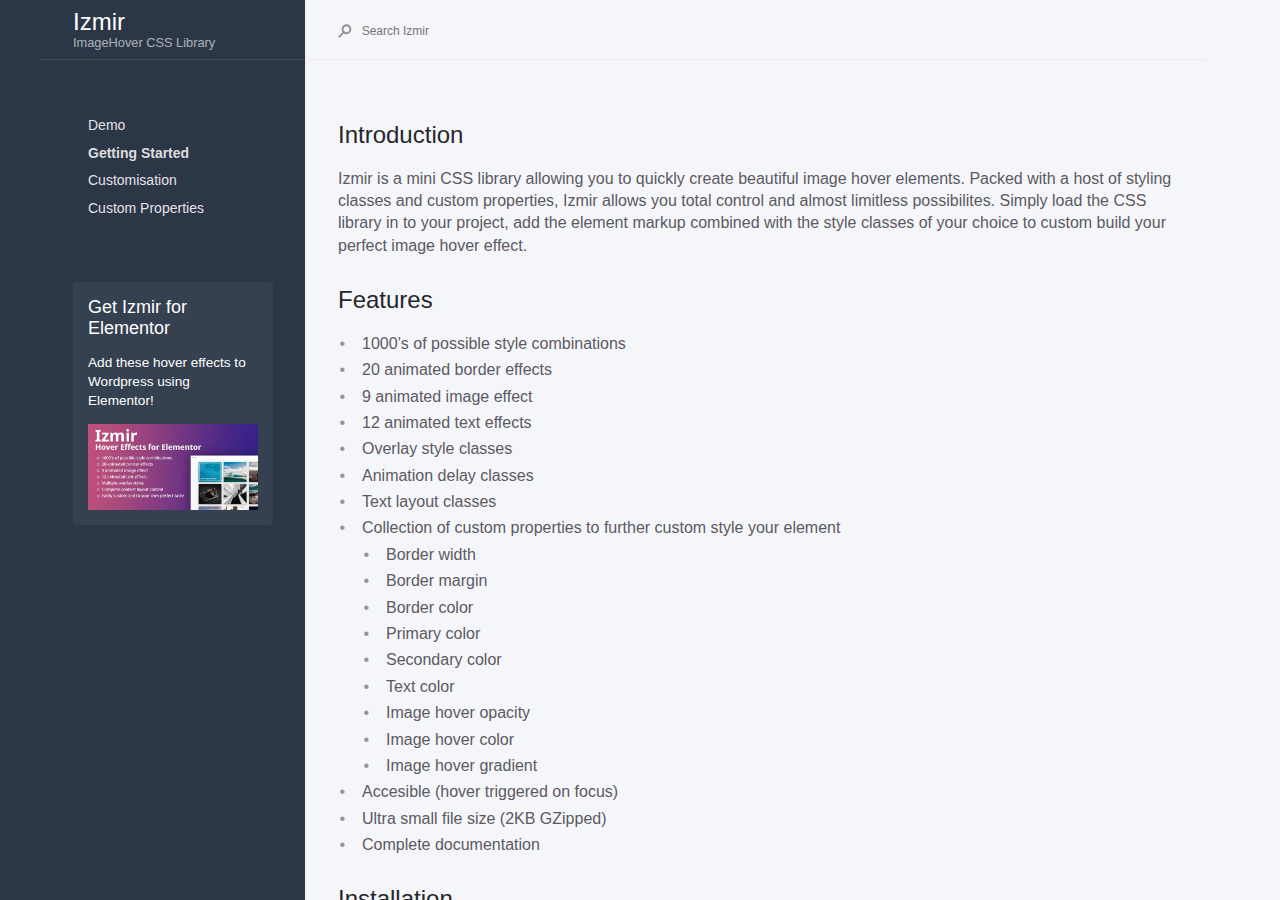
<file: css/docs/1A-getting-started.html>
<!DOCTYPE html>

<html lang="en-US">
<head>
    <meta charset="UTF-8">
    <meta http-equiv="X-UA-Compatible" content="IE=Edge">
    <meta name="viewport" content="width=device-width, initial-scale=1">
    
    <title>Getting Started - Izmir</title>
    
    <link rel="shortcut icon" href="favicon.ico" type="image/x-icon">
    <link rel="stylesheet" href="assets/css/just-the-docs.css">
    <link rel="stylesheet" href="assets/css/izmir.css">
    <link rel="stylesheet" href="assets/css/docs.css">
    <link rel="stylesheet" href="assets/css/fontawesome.min.css">
    <link rel="stylesheet" href="assets/css/fa-solid.min.css">
    
    <script src="assets/js/vendor/lunr.min.js"></script>
    <script src="assets/js/just-the-docs.js"></script>

    <!-- Begin Jekyll SEO tag v2.6.1 -->
<meta name="generator" content="Jekyll v3.8.6" />
<meta property="og:title" content="Getting Started" />
<meta property="og:locale" content="en_US" />
<meta name="description" content="ImageHover CSS Library" />
<meta property="og:description" content="ImageHover CSS Library" />
<link rel="canonical" href="1A-getting-started.html" />
<meta property="og:url" content="1A-getting-started.html" />
<meta property="og:site_name" content="Izmir" />
<script type="application/ld+json">
{"@type":"WebPage","headline":"Getting Started","url":"1A-getting-started.html","description":"ImageHover CSS Library","@context":"https://schema.org"}</script>
<!-- End Jekyll SEO tag -->

</head>


<body>

    <div class="page-wrap">
        <div class="side-bar">
            <a href="getting-started.html" class="site-title fs-6 lh-tight">Izmir<span>ImageHover CSS Library</span></a>
            <span class="fs-3"><button class="js-main-nav-trigger navigation-list-toggle btn btn-outline" type="button" data-text-toggle="Hide">Menu</button></span>
            <div class="navigation main-nav js-main-nav">
                <nav role="navigation" aria-label="Main navigation">
  <ul class="navigation-list">
    <li class="navigation-list-item">
      <a href="demo.html" class="navigation-list-link">Demo</a>
    </li>
    <li class="navigation-list-item active">
      <a href="1A-getting-started.html" class="navigation-list-link active">Getting Started</a>
    </li>
    <li class="navigation-list-item">
      <a href="2A-customisation.html" class="navigation-list-link">Customisation</a>
      <ul class="navigation-list-child-list ">
        <li class="navigation-list-item ">
          <a href="2B-border-animation.html" class="navigation-list-link">Border Animation</a>
        </li>
        <li class="navigation-list-item ">
          <a href="2C-image-animation.html" class="navigation-list-link">Image Animation</a>
        </li>
        <li class="navigation-list-item ">
          <a href="2D-text-animation.html" class="navigation-list-link">Text Animation</a>
        </li>
        <li class="navigation-list-item ">
          <a href="2E-overlay-style.html" class="navigation-list-link">Overlay Style</a>
        </li>
        <li class="navigation-list-item ">
          <a href="2G-caption-layout.html" class="navigation-list-link">Caption Layout</a>
        </li>
        <li class="navigation-list-item ">
          <a href="2F-animation-delay.html" class="navigation-list-link">Animation Delay</a>
        </li>
      </ul>
    </li>
    <li class="navigation-list-item">
      <a href="3A-custom-properties.html" class="navigation-list-link">Custom Properties</a>
    </li>
  </ul>
</nav>

                <div class="cc-izmir">
                    <a href="https://codecanyon.net/item/izmir-hover-effects-for-elementor/24704473">
                        <h3>Get Izmir for Elementor</h3>
                        <p>Add these hover effects to Wordpress using Elementor!</p>
                        <img src="assets/images/izmir-elementor.jpg" alt="Sample Image">
                    </a>
                </div>
            </div>
        </div>
        <div class="main-content-wrap js-main-content" tabindex="0">
            <div class="page-header">
                <div class="main-content">
                    
                    <div class="search js-search">
                        <div class="search-input-wrap">
                            <input type="text" class="js-search-input search-input" tabindex="0" placeholder="Search Izmir" aria-label="Search Izmir" autocomplete="off">
                            <svg width="14" height="14" viewBox="0 0 28 28" xmlns="http://www.w3.org/2000/svg" class="search-icon">
                                <title>Search</title>
                                <g fill-rule="nonzero">
                                    <path d="M17.332 20.735c-5.537 0-10-4.6-10-10.247 0-5.646 4.463-10.247 10-10.247 5.536 0 10 4.601 10 10.247s-4.464 10.247-10 10.247zm0-4c3.3 0 6-2.783 6-6.247 0-3.463-2.7-6.247-6-6.247s-6 2.784-6 6.247c0 3.464 2.7 6.247 6 6.247z" />
                                    <path d="M11.672 13.791L.192 25.271 3.02 28.1 14.5 16.62z" />
                                </g>
                            </svg>
                        </div>
                        <div class="js-search-results search-results-wrap"></div>
                    </div>
                    
                    
                </div>
            </div>
            <div class="main-content">
                
                
                
                <div id="main-content" class="page-content" role="main">
                    <h2 id="introduction">Introduction</h2>

<p>Izmir is a mini CSS library allowing you to quickly create beautiful image hover elements. Packed with a host of styling classes and custom properties, Izmir allows you total control and almost limitless possibilites. Simply load the CSS library in to your project, add the element markup combined with the style classes of your choice to custom build your perfect image hover effect.</p>

<h2 id="features">Features</h2>

<ul>
  <li>1000’s of possible style combinations</li>
  <li>20 animated border effects</li>
  <li>9 animated image effect</li>
  <li>12 animated text effects</li>
  <li>Overlay style classes</li>
  <li>Animation delay classes</li>
  <li>Text layout classes</li>
  <li>Collection of custom properties to further custom style your element
    <ul>
      <li>Border width</li>
      <li>Border margin</li>
      <li>Border color</li>
      <li>Primary color</li>
      <li>Secondary color</li>
      <li>Text color</li>
      <li>Image hover opacity</li>
      <li>Image hover color</li>
      <li>Image hover gradient</li>
    </ul>
  </li>
  <li>Accesible (hover triggered on focus)</li>
  <li>Ultra small file size (2KB GZipped)</li>
  <li>Complete documentation</li>
</ul>

<h2 id="installation">Installation</h2>

<ol>
  <li>Extract and copy the CSS files in the root of your download folder to your projects CSS folder.</li>
  <li>Include a link to the CSS your document’s <code class="highlighter-rouge">&lt;head&gt;</code> tags</li>
</ol>

<div class="language-html highlighter-rouge"><div class="highlight"><pre class="highlight"><code><span class="nt">&lt;link</span> <span class="na">rel=</span><span class="s">"stylesheet"</span> <span class="na">href=</span><span class="s">"css/izmir.min.css"</span><span class="nt">&gt;</span>
</code></pre></div></div>

<ol>
  <li>Use the following markup to create the most basic instance of an image hover element..</li>
</ol>

<div class="language-html highlighter-rouge"><div class="highlight"><pre class="highlight"><code><span class="nt">&lt;figure</span> <span class="na">class=</span><span class="s">"c4-izmir"</span><span class="nt">&gt;</span>
  <span class="nt">&lt;img</span> <span class="na">src=</span><span class="s">"https://source.unsplash.com/FaPxZ88yZrw/400x300"</span> <span class="na">alt=</span><span class="s">"Sample Image"</span><span class="nt">&gt;</span>
  <span class="nt">&lt;figcaption&gt;</span>
      <span class="nt">&lt;h3&gt;</span>
        Some sample text
      <span class="nt">&lt;/h3&gt;</span>
    <span class="nt">&lt;/div&gt;</span>
<span class="nt">&lt;/figure&gt;</span>
</code></pre></div></div>

<figure class="c4-izmir" style="max-width: 380px;">
	<img src="assets/images/image04.jpg" alt="Sample Image" />
	<figcaption>
		<h3>
			Some sample text
		</h3>
    </figcaption>
</figure>


                    
                </div>
            </div>
        </div>
    </div>

</body>

</html>
</file>
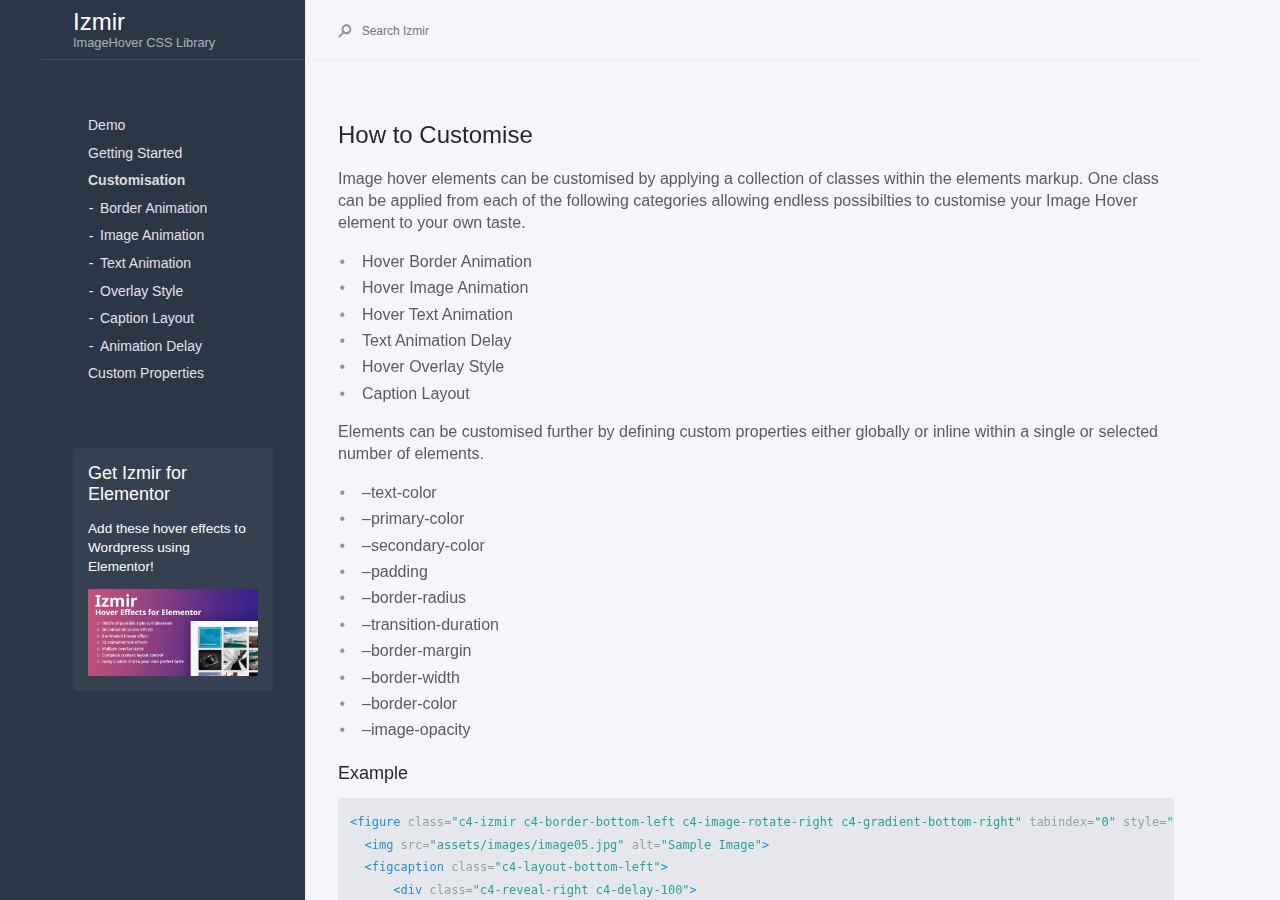
<file: css/docs/2A-customisation.html>
<!DOCTYPE html>

<html lang="en-US">
<head>
    <meta charset="UTF-8">
    <meta http-equiv="X-UA-Compatible" content="IE=Edge">
	<meta name="viewport" content="width=device-width, initial-scale=1">
    
    <title>Customisation - Izmir</title>
    
    <link rel="shortcut icon" href="favicon.ico" type="image/x-icon">
    <link rel="stylesheet" href="assets/css/just-the-docs.css">
    <link rel="stylesheet" href="assets/css/izmir.css">
    <link rel="stylesheet" href="assets/css/docs.css">
    <link rel="stylesheet" href="assets/css/fontawesome.min.css">
    <link rel="stylesheet" href="assets/css/fa-solid.min.css">
    
    <script src="assets/js/vendor/lunr.min.js"></script>
    <script src="assets/js/just-the-docs.js"></script>

    <!-- Begin Jekyll SEO tag v2.6.1 -->
<meta name="generator" content="Jekyll v3.8.6" />
<meta property="og:title" content="Customisation" />
<meta property="og:locale" content="en_US" />
<meta name="description" content="ImageHover CSS Library" />
<meta property="og:description" content="ImageHover CSS Library" />
<link rel="canonical" href="2A-customisation.html" />
<meta property="og:url" content="2A-customisation.html" />
<meta property="og:site_name" content="Izmir" />
<script type="application/ld+json">
{"@type":"WebPage","headline":"Customisation","url":"2A-customisation.html","description":"ImageHover CSS Library","@context":"https://schema.org"}</script>
<!-- End Jekyll SEO tag -->

</head>


<body>

    <div class="page-wrap">
        <div class="side-bar">
            <a href="getting-started.html" class="site-title fs-6 lh-tight">Izmir<span>ImageHover CSS Library</span></a>
            <span class="fs-3"><button class="js-main-nav-trigger navigation-list-toggle btn btn-outline" type="button" data-text-toggle="Hide">Menu</button></span>
            <div class="navigation main-nav js-main-nav">
                <nav role="navigation" aria-label="Main navigation">
  <ul class="navigation-list">
    <li class="navigation-list-item">
      <a href="demo.html" class="navigation-list-link">Demo</a>
    </li>
    <li class="navigation-list-item">
      <a href="1A-getting-started.html" class="navigation-list-link">Getting Started</a>
    </li>
    <li class="navigation-list-item active">
      <a href="2A-customisation.html" class="navigation-list-link active">Customisation</a>
      <ul class="navigation-list-child-list ">
        <li class="navigation-list-item ">
          <a href="2B-border-animation.html" class="navigation-list-link">Border Animation</a>
        </li>
        <li class="navigation-list-item ">
          <a href="2C-image-animation.html" class="navigation-list-link">Image Animation</a>
        </li>
        <li class="navigation-list-item ">
          <a href="2D-text-animation.html" class="navigation-list-link">Text Animation</a>
        </li>
        <li class="navigation-list-item ">
          <a href="2E-overlay-style.html" class="navigation-list-link">Overlay Style</a>
        </li>
        <li class="navigation-list-item ">
          <a href="2G-caption-layout.html" class="navigation-list-link">Caption Layout</a>
        </li>
        <li class="navigation-list-item ">
          <a href="2F-animation-delay.html" class="navigation-list-link">Animation Delay</a>
        </li>
      </ul>
    </li>
    <li class="navigation-list-item">
      <a href="3A-custom-properties.html" class="navigation-list-link">Custom Properties</a>
    </li>
  </ul>
</nav>

                <div class="cc-izmir">
                    <a href="https://codecanyon.net/item/izmir-hover-effects-for-elementor/24704473">
                        <h3>Get Izmir for Elementor</h3>
                        <p>Add these hover effects to Wordpress using Elementor!</p>
                        <img src="assets/images/izmir-elementor.jpg" alt="Sample Image">
                    </a>
                </div>
            </div>
        </div>
        <div class="main-content-wrap js-main-content" tabindex="0">
            <div class="page-header">
                <div class="main-content">
                    
                    <div class="search js-search">
                        <div class="search-input-wrap">
                            <input type="text" class="js-search-input search-input" tabindex="0" placeholder="Search Izmir" aria-label="Search Izmir" autocomplete="off">
                            <svg width="14" height="14" viewBox="0 0 28 28" xmlns="http://www.w3.org/2000/svg" class="search-icon">
                                <title>Search</title>
                                <g fill-rule="nonzero">
                                    <path d="M17.332 20.735c-5.537 0-10-4.6-10-10.247 0-5.646 4.463-10.247 10-10.247 5.536 0 10 4.601 10 10.247s-4.464 10.247-10 10.247zm0-4c3.3 0 6-2.783 6-6.247 0-3.463-2.7-6.247-6-6.247s-6 2.784-6 6.247c0 3.464 2.7 6.247 6 6.247z" />
                                    <path d="M11.672 13.791L.192 25.271 3.02 28.1 14.5 16.62z" />
                                </g>
                            </svg>
                        </div>
                        <div class="js-search-results search-results-wrap"></div>
                    </div>
                    
                    
                </div>
            </div>
            <div class="main-content">
                
                
                
                <div id="main-content" class="page-content" role="main">
                    <h2 id="how-to-customise">How to Customise</h2>
<p>Image hover elements can be customised by applying a collection of classes within the elements markup. One class can be applied from each of the following categories allowing endless possibilties to customise your Image Hover element to your own taste.</p>

<ul>
  <li>Hover Border Animation</li>
  <li>Hover Image Animation</li>
  <li>Hover Text Animation</li>
  <li>Text Animation Delay</li>
  <li>Hover Overlay Style</li>
  <li>Caption Layout</li>
</ul>

<p>Elements can be customised further by defining custom properties either globally or inline within a single or selected number of elements.</p>

<ul>
  <li>–text-color</li>
  <li>–primary-color</li>
  <li>–secondary-color</li>
  <li>–padding</li>
  <li>–border-radius</li>
  <li>–transition-duration</li>
  <li>–border-margin</li>
  <li>–border-width</li>
  <li>–border-color</li>
  <li>–image-opacity</li>
</ul>

<h3 id="example">Example</h3>

<div class="language-html highlighter-rouge"><div class="highlight"><pre class="highlight"><code><span class="nt">&lt;figure</span> <span class="na">class=</span><span class="s">"c4-izmir c4-border-bottom-left c4-image-rotate-right c4-gradient-bottom-right"</span> <span class="na">tabindex=</span><span class="s">"0"</span> <span class="na">style=</span><span class="s">"--primary-color: #f12711; --secondary-color: #f5af19; --image-opacity: .1;"</span><span class="nt">&gt;</span>
  <span class="nt">&lt;img</span> <span class="na">src=</span><span class="s">"assets/images/image05.jpg"</span> <span class="na">alt=</span><span class="s">"Sample Image"</span><span class="nt">&gt;</span>
  <span class="nt">&lt;figcaption</span> <span class="na">class=</span><span class="s">"c4-layout-bottom-left"</span><span class="nt">&gt;</span>
      <span class="nt">&lt;div</span> <span class="na">class=</span><span class="s">"c4-reveal-right c4-delay-100"</span><span class="nt">&gt;</span>
        <span class="nt">&lt;h3&gt;</span>
          Creative Control
        <span class="nt">&lt;/h3&gt;</span>
      <span class="nt">&lt;/div&gt;</span>
  <span class="nt">&lt;/figcaption&gt;</span>
<span class="nt">&lt;/figure&gt;</span>
</code></pre></div></div>

<div class="col-2">
  <figure class="c4-izmir c4-border-bottom-left c4-image-rotate-right c4-gradient-bottom-right" tabindex="0" style="--primary-color: #f12711; --secondary-color: #f5af19; --image-opacity: .1;">
    <img src="assets/images/image05.jpg" alt="Sample Image" />
    <figcaption class="c4-layout-bottom-left">
      <div class="c4-reveal-right c4-delay-100">
        <h3>
          Creative Control
        </h3>
      </div>
    </figcaption>
  </figure>
</div>


                    
                    <hr>
                    <h2 class="text-delta">Table of contents</h2>
                    
                    <ul>
                        
                        
                        
                        
                        
                        
                        
                        
                        
                        
                        <li>
                            <a href="2B-border-animation.html">Border Animation</a>
                        </li>
                        
                        
                        
                        <li>
                            <a href="2C-image-animation.html">Image Animation</a>
                        </li>
                        
                        
                        
                        
                        
                        <li>
                            <a href="2D-text-animation.html">Text Animation</a>
                        </li>
                        
                        
                        
                        
                        
                        <li>
                            <a href="2E-overlay-style.html">Overlay Style</a>
                        </li>
                        
                        
                        
                        
                        
                        <li>
                            <a href="2F-animation-delay.html">Animation Delay</a>
                        </li>
                        
                        
                        
                        <li>
                            <a href="2G-caption-layout.html">Caption Layout</a>
                        </li>
                        
                        
                    </ul>
                    
                </div>
            </div>
        </div>
    </div>

</body>

</html>
</file>
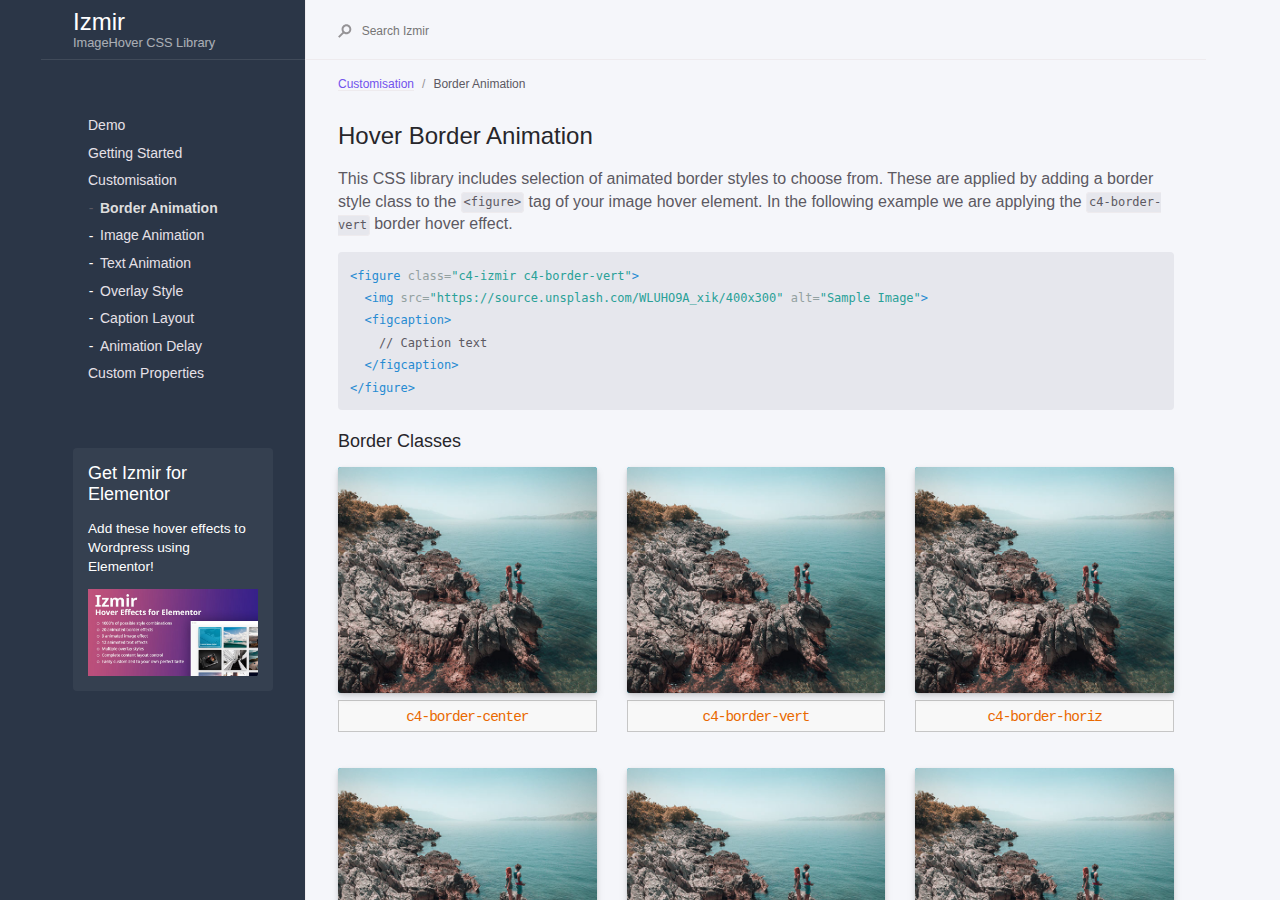
<file: css/docs/2B-border-animation.html>
<!DOCTYPE html>

<html lang="en-US">
<head>
    <meta charset="UTF-8">
    <meta http-equiv="X-UA-Compatible" content="IE=Edge">
    <meta name="viewport" content="width=device-width, initial-scale=1">
    
    <title>Border Animation - Izmir</title>
    
    <link rel="shortcut icon" href="favicon.ico" type="image/x-icon">
    <link rel="stylesheet" href="assets/css/just-the-docs.css">
    <link rel="stylesheet" href="assets/css/izmir.css">
    <link rel="stylesheet" href="assets/css/docs.css">
    <link rel="stylesheet" href="assets/css/fontawesome.min.css">
    <link rel="stylesheet" href="assets/css/fa-solid.min.css">
    
    <script src="assets/js/vendor/lunr.min.js"></script>
    <script src="assets/js/just-the-docs.js"></script>

    <!-- Begin Jekyll SEO tag v2.6.1 -->
<meta name="generator" content="Jekyll v3.8.6" />
<meta property="og:title" content="Border Animation" />
<meta property="og:locale" content="en_US" />
<meta name="description" content="ImageHover CSS Library" />
<meta property="og:description" content="ImageHover CSS Library" />
<link rel="canonical" href="2B-border-animation.html" />
<meta property="og:url" content="2B-border-animation.html" />
<meta property="og:site_name" content="Izmir" />
<script type="application/ld+json">
{"@type":"WebPage","headline":"Border Animation","url":"2B-border-animation.html","description":"ImageHover CSS Library","@context":"https://schema.org"}</script>
<!-- End Jekyll SEO tag -->

</head>


<body>

    <div class="page-wrap">
        <div class="side-bar">
            <a href="getting-started.html" class="site-title fs-6 lh-tight">Izmir<span>ImageHover CSS Library</span></a>
            <span class="fs-3"><button class="js-main-nav-trigger navigation-list-toggle btn btn-outline" type="button" data-text-toggle="Hide">Menu</button></span>
            <div class="navigation main-nav js-main-nav">
                <nav role="navigation" aria-label="Main navigation">
  <ul class="navigation-list">
    <li class="navigation-list-item">
      <a href="demo.html" class="navigation-list-link">Demo</a>
    </li>
    <li class="navigation-list-item">
      <a href="1A-getting-started.html" class="navigation-list-link">Getting Started</a>
    </li>
    <li class="navigation-list-item active">
      <a href="2A-customisation.html" class="navigation-list-link">Customisation</a>
      <ul class="navigation-list-child-list ">
        <li class="navigation-list-item  active">
          <a href="2B-border-animation.html" class="navigation-list-link active">Border Animation</a>
        </li>
        <li class="navigation-list-item ">
          <a href="2C-image-animation.html" class="navigation-list-link">Image Animation</a>
        </li>
        <li class="navigation-list-item ">
          <a href="2D-text-animation.html" class="navigation-list-link">Text Animation</a>
        </li>
        <li class="navigation-list-item ">
          <a href="2E-overlay-style.html" class="navigation-list-link">Overlay Style</a>
        </li>
        <li class="navigation-list-item ">
          <a href="2G-caption-layout.html" class="navigation-list-link">Caption Layout</a>
        </li>
        <li class="navigation-list-item ">
          <a href="2F-animation-delay.html" class="navigation-list-link">Animation Delay</a>
        </li>
      </ul>
    </li>
    <li class="navigation-list-item">
      <a href="3A-custom-properties.html" class="navigation-list-link">Custom Properties</a>
    </li>
  </ul>
</nav>

                <div class="cc-izmir">
                    <a href="https://codecanyon.net/item/izmir-hover-effects-for-elementor/24704473">
                        <h3>Get Izmir for Elementor</h3>
                        <p>Add these hover effects to Wordpress using Elementor!</p>
                        <img src="assets/images/izmir-elementor.jpg" alt="Sample Image">
                    </a>
                </div>
            </div>
        </div>
        <div class="main-content-wrap js-main-content" tabindex="0">
            <div class="page-header">
                <div class="main-content">
                    
                    <div class="search js-search">
                        <div class="search-input-wrap">
                            <input type="text" class="js-search-input search-input" tabindex="0" placeholder="Search Izmir" aria-label="Search Izmir" autocomplete="off">
                            <svg width="14" height="14" viewBox="0 0 28 28" xmlns="http://www.w3.org/2000/svg" class="search-icon">
                                <title>Search</title>
                                <g fill-rule="nonzero">
                                    <path d="M17.332 20.735c-5.537 0-10-4.6-10-10.247 0-5.646 4.463-10.247 10-10.247 5.536 0 10 4.601 10 10.247s-4.464 10.247-10 10.247zm0-4c3.3 0 6-2.783 6-6.247 0-3.463-2.7-6.247-6-6.247s-6 2.784-6 6.247c0 3.464 2.7 6.247 6 6.247z" />
                                    <path d="M11.672 13.791L.192 25.271 3.02 28.1 14.5 16.62z" />
                                </g>
                            </svg>
                        </div>
                        <div class="js-search-results search-results-wrap"></div>
                    </div>
                    
                    
                </div>
            </div>
            <div class="main-content">
                
                
                <nav class="breadcrumb-nav">
                    <ol class="breadcrumb-nav-list">
                        
                        <li class="breadcrumb-nav-list-item"><a href="2A-customisation.html">Customisation</a></li>
                        
                        <li class="breadcrumb-nav-list-item"><span>Border Animation</span></li>
                    </ol>
                </nav>
                
                
                <div id="main-content" class="page-content" role="main">
                    <h2 id="hover-border-animation">Hover Border Animation</h2>

<p>This CSS library includes selection of animated border styles to choose from. These are applied by adding a border style class to the <code class="highlighter-rouge">&lt;figure&gt;</code> tag of your image hover element. In the following example we are applying the <code class="highlighter-rouge">c4-border-vert</code> border hover effect.</p>

<div class="language-html highlighter-rouge"><div class="highlight"><pre class="highlight"><code><span class="nt">&lt;figure</span> <span class="na">class=</span><span class="s">"c4-izmir c4-border-vert"</span><span class="nt">&gt;</span>
  <span class="nt">&lt;img</span> <span class="na">src=</span><span class="s">"https://source.unsplash.com/WLUHO9A_xik/400x300"</span> <span class="na">alt=</span><span class="s">"Sample Image"</span><span class="nt">&gt;</span>
  <span class="nt">&lt;figcaption&gt;</span>
    // Caption text
  <span class="nt">&lt;/figcaption&gt;</span>
<span class="nt">&lt;/figure&gt;</span>
</code></pre></div></div>

<h3 id="border-classes">Border Classes</h3>

<div class="col-3">
  <div class="col-item">
    <figure class="c4-izmir c4-border-center" tabindex="0">
      <img src="assets/images/image03.jpg" alt="Sample Image" />
      <figcaption>
      </figcaption>
    </figure>
    <textarea onclick="this.focus();this.select()" readonly="readonly">c4-border-center</textarea>
  </div>
  <div class="col-item">
    <figure class="c4-izmir c4-border-vert" tabindex="0">
      <img src="assets/images/image03.jpg" alt="Sample Image" />
      <figcaption>
      </figcaption>
    </figure>
    <textarea onclick="this.focus();this.select()" readonly="readonly">c4-border-vert</textarea>
  </div>
  <div class="col-item">
    <figure class="c4-izmir c4-border-horiz" tabindex="0">
      <img src="assets/images/image03.jpg" alt="Sample Image" />
      <figcaption>
      </figcaption>
    </figure>
    <textarea onclick="this.focus();this.select()" readonly="readonly">c4-border-horiz</textarea>
  </div>
  <div class="col-item">
    <figure class="c4-izmir c4-border-top" tabindex="0">
      <img src="assets/images/image03.jpg" alt="Sample Image" />
      <figcaption>
      </figcaption>
    </figure>
    <textarea onclick="this.focus();this.select()" readonly="readonly">c4-border-top</textarea>
  </div>
  <div class="col-item">
    <figure class="c4-izmir c4-border-bottom" tabindex="0">
      <img src="assets/images/image03.jpg" alt="Sample Image" />
      <figcaption>
      </figcaption>
    </figure>
    <textarea onclick="this.focus();this.select()" readonly="readonly">c4-border-bottom</textarea>
  </div>
  <div class="col-item">
    <figure class="c4-izmir c4-border-left" tabindex="0">
      <img src="assets/images/image03.jpg" alt="Sample Image" />
      <figcaption>
      </figcaption>
    </figure>
    <textarea onclick="this.focus();this.select()" readonly="readonly">c4-border-left</textarea>
  </div>
  <div class="col-item">
    <figure class="c4-izmir c4-border-right" tabindex="0">
      <img src="assets/images/image03.jpg" alt="Sample Image" />
      <figcaption>
      </figcaption>
    </figure>
    <textarea onclick="this.focus();this.select()" readonly="readonly">c4-border-right</textarea>
  </div>
  <div class="col-item">
    <figure class="c4-izmir c4-border-top-left" tabindex="0">
      <img src="assets/images/image03.jpg" alt="Sample Image" />
      <figcaption>
      </figcaption>
    </figure>
    <textarea onclick="this.focus();this.select()" readonly="readonly">c4-border-top-left</textarea>
  </div>
  <div class="col-item">
    <figure class="c4-izmir c4-border-top-right" tabindex="0">
      <img src="assets/images/image03.jpg" alt="Sample Image" />
      <figcaption>
      </figcaption>
    </figure>
    <textarea onclick="this.focus();this.select()" readonly="readonly">c4-border-top-right</textarea>
  </div>
  <div class="col-item">
    <figure class="c4-izmir c4-border-bottom-left" tabindex="0">
      <img src="assets/images/image03.jpg" alt="Sample Image" />
      <figcaption>
      </figcaption>
    </figure>
    <textarea onclick="this.focus();this.select()" readonly="readonly">c4-border-bottom-left</textarea>
  </div>
  <div class="col-item">
    <figure class="c4-izmir c4-border-bottom-right" tabindex="0">
      <img src="assets/images/image03.jpg" alt="Sample Image" />
      <figcaption>
      </figcaption>
    </figure>
    <textarea onclick="this.focus();this.select()" readonly="readonly">c4-border-bottom-right</textarea>
  </div>
  <div class="col-item">
    <figure class="c4-izmir c4-border-corners-1" tabindex="0">
      <img src="assets/images/image03.jpg" alt="Sample Image" />
      <figcaption>
      </figcaption>
    </figure>
    <textarea onclick="this.focus();this.select()" readonly="readonly">c4-border-corners-1</textarea>
  </div>
  <div class="col-item">
    <figure class="c4-izmir c4-border-corners-2" tabindex="0">
      <img src="assets/images/image03.jpg" alt="Sample Image" />
      <figcaption>
      </figcaption>
    </figure>
    <textarea onclick="this.focus();this.select()" readonly="readonly">c4-border-corners-2</textarea>
  </div>
  <div class="col-item">
    <figure class="c4-izmir c4-border-cc-1" tabindex="0">
      <img src="assets/images/image03.jpg" alt="Sample Image" />
      <figcaption>
      </figcaption>
    </figure>
    <textarea onclick="this.focus();this.select()" readonly="readonly">c4-border-cc-1</textarea>
  </div>
  <div class="col-item">
    <figure class="c4-izmir c4-border-ccc-1" tabindex="0">
      <img src="assets/images/image03.jpg" alt="Sample Image" />
      <figcaption>
      </figcaption>
    </figure>
    <textarea onclick="this.focus();this.select()" readonly="readonly">c4-border-ccc-1</textarea>
  </div>
  <div class="col-item">
    <figure class="c4-izmir c4-border-cc-2" tabindex="0">
      <img src="assets/images/image03.jpg" alt="Sample Image" />
      <figcaption>
      </figcaption>
    </figure>
    <textarea onclick="this.focus();this.select()" readonly="readonly">c4-border-cc-2</textarea>
  </div>
  <div class="col-item">
    <figure class="c4-izmir c4-border-ccc-2" tabindex="0">
      <img src="assets/images/image03.jpg" alt="Sample Image" />
      <figcaption>
      </figcaption>
    </figure>
    <textarea onclick="this.focus();this.select()" readonly="readonly">c4-border-ccc-2</textarea>
  </div>
  <div class="col-item">
    <figure class="c4-izmir c4-border-cc-3" tabindex="0">
      <img src="assets/images/image03.jpg" alt="Sample Image" />
      <figcaption>
      </figcaption>
    </figure>
    <textarea onclick="this.focus();this.select()" readonly="readonly">c4-border-cc-3</textarea>
  </div>
  <div class="col-item">
    <figure class="c4-izmir c4-border-ccc-3" tabindex="0">
      <img src="assets/images/image03.jpg" alt="Sample Image" />
      <figcaption>
      </figcaption>
    </figure>
    <textarea onclick="this.focus();this.select()" readonly="readonly">c4-border-ccc-3</textarea>
  </div>
  <div class="col-item">
    <figure class="c4-izmir c4-border-fade" tabindex="0">
      <img src="assets/images/image03.jpg" alt="Sample Image" />
      <figcaption>
      </figcaption>
    </figure>
    <textarea onclick="this.focus();this.select()" readonly="readonly">c4-border-fade</textarea>
  </div>
</div>


                    
                </div>
            </div>
        </div>
    </div>

</body>

</html>
</file>
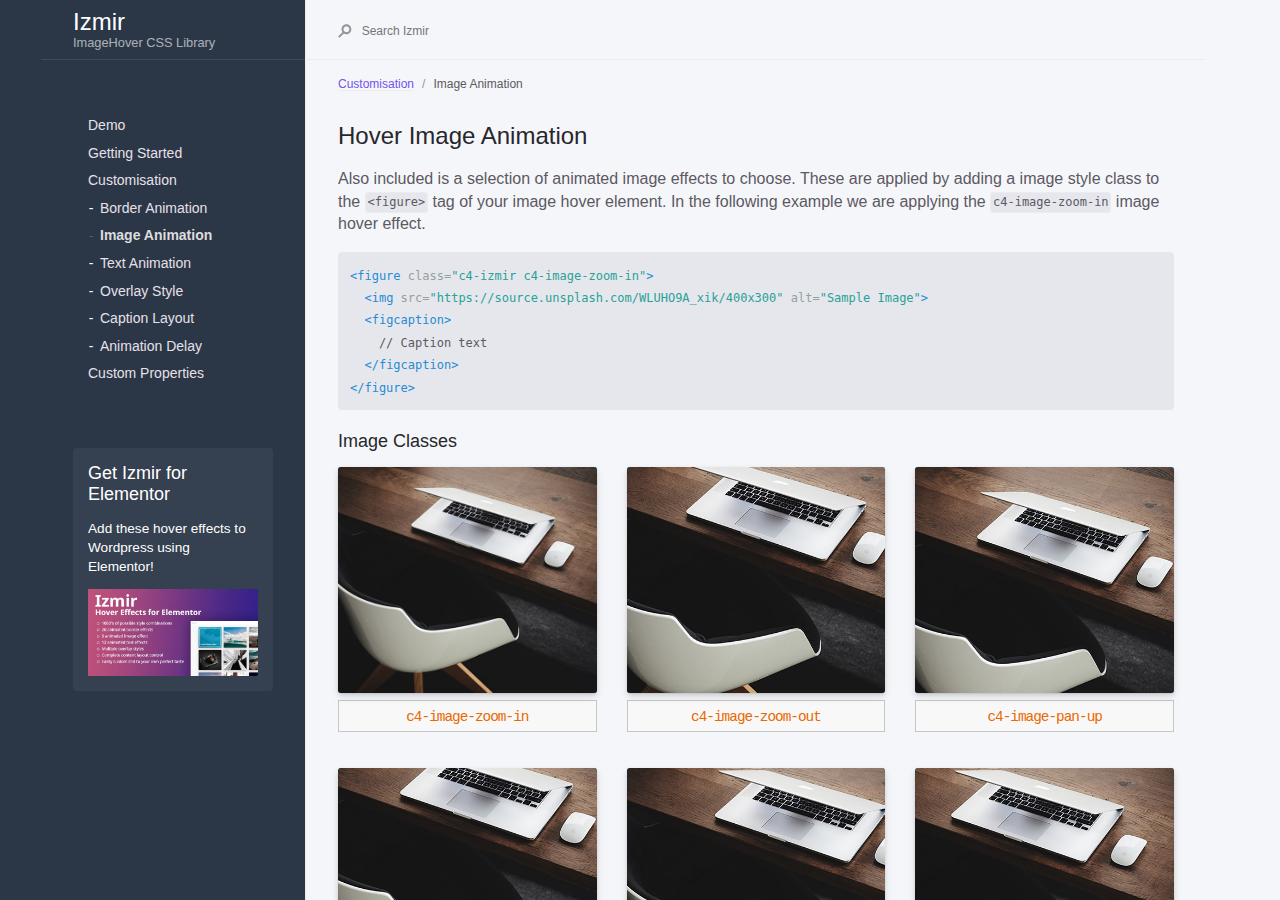
<file: css/docs/2C-image-animation.html>
<!DOCTYPE html>

<html lang="en-US">
<head>
    <meta charset="UTF-8">
    <meta http-equiv="X-UA-Compatible" content="IE=Edge">
    <meta name="viewport" content="width=device-width, initial-scale=1">
    
    <title>Image Animation - Izmir</title>
    
    <link rel="shortcut icon" href="favicon.ico" type="image/x-icon">
    <link rel="stylesheet" href="assets/css/just-the-docs.css">
    <link rel="stylesheet" href="assets/css/izmir.css">
    <link rel="stylesheet" href="assets/css/docs.css">
    <link rel="stylesheet" href="assets/css/fontawesome.min.css">
    <link rel="stylesheet" href="assets/css/fa-solid.min.css">
    
    <script src="assets/js/vendor/lunr.min.js"></script>
    <script src="assets/js/just-the-docs.js"></script>

    <!-- Begin Jekyll SEO tag v2.6.1 -->
<meta name="generator" content="Jekyll v3.8.6" />
<meta property="og:title" content="Image Animation" />
<meta property="og:locale" content="en_US" />
<meta name="description" content="ImageHover CSS Library" />
<meta property="og:description" content="ImageHover CSS Library" />
<link rel="canonical" href="2C-image-animation.html" />
<meta property="og:url" content="2C-image-animation.html" />
<meta property="og:site_name" content="Izmir" />
<script type="application/ld+json">
{"@type":"WebPage","headline":"Image Animation","url":"2C-image-animation.html","description":"ImageHover CSS Library","@context":"https://schema.org"}</script>
<!-- End Jekyll SEO tag -->

</head>


<body>

    <div class="page-wrap">
        <div class="side-bar">
            <a href="getting-started.html" class="site-title fs-6 lh-tight">Izmir<span>ImageHover CSS Library</span></a>
            <span class="fs-3"><button class="js-main-nav-trigger navigation-list-toggle btn btn-outline" type="button" data-text-toggle="Hide">Menu</button></span>
            <div class="navigation main-nav js-main-nav">
                <nav role="navigation" aria-label="Main navigation">
  <ul class="navigation-list">
    <li class="navigation-list-item">
      <a href="demo.html" class="navigation-list-link">Demo</a>
    </li>
    <li class="navigation-list-item">
      <a href="1A-getting-started.html" class="navigation-list-link">Getting Started</a>
    </li>
    <li class="navigation-list-item active">
      <a href="2A-customisation.html" class="navigation-list-link">Customisation</a>
      <ul class="navigation-list-child-list ">
        <li class="navigation-list-item ">
          <a href="2B-border-animation.html" class="navigation-list-link">Border Animation</a>
        </li>
        <li class="navigation-list-item  active">
          <a href="2C-image-animation.html" class="navigation-list-link active">Image Animation</a>
        </li>
        <li class="navigation-list-item ">
          <a href="2D-text-animation.html" class="navigation-list-link">Text Animation</a>
        </li>
        <li class="navigation-list-item ">
          <a href="2E-overlay-style.html" class="navigation-list-link">Overlay Style</a>
        </li>
        <li class="navigation-list-item ">
          <a href="2G-caption-layout.html" class="navigation-list-link">Caption Layout</a>
        </li>
        <li class="navigation-list-item ">
          <a href="2F-animation-delay.html" class="navigation-list-link">Animation Delay</a>
        </li>
      </ul>
    </li>
    <li class="navigation-list-item">
      <a href="3A-custom-properties.html" class="navigation-list-link">Custom Properties</a>
    </li>
  </ul>
</nav>

                <div class="cc-izmir">
                    <a href="https://codecanyon.net/item/izmir-hover-effects-for-elementor/24704473">
                        <h3>Get Izmir for Elementor</h3>
                        <p>Add these hover effects to Wordpress using Elementor!</p>
                        <img src="assets/images/izmir-elementor.jpg" alt="Sample Image">
                    </a>
                </div>
            </div>
        </div>
        <div class="main-content-wrap js-main-content" tabindex="0">
            <div class="page-header">
                <div class="main-content">
                    
                    <div class="search js-search">
                        <div class="search-input-wrap">
                            <input type="text" class="js-search-input search-input" tabindex="0" placeholder="Search Izmir" aria-label="Search Izmir" autocomplete="off">
                            <svg width="14" height="14" viewBox="0 0 28 28" xmlns="http://www.w3.org/2000/svg" class="search-icon">
                                <title>Search</title>
                                <g fill-rule="nonzero">
                                    <path d="M17.332 20.735c-5.537 0-10-4.6-10-10.247 0-5.646 4.463-10.247 10-10.247 5.536 0 10 4.601 10 10.247s-4.464 10.247-10 10.247zm0-4c3.3 0 6-2.783 6-6.247 0-3.463-2.7-6.247-6-6.247s-6 2.784-6 6.247c0 3.464 2.7 6.247 6 6.247z" />
                                    <path d="M11.672 13.791L.192 25.271 3.02 28.1 14.5 16.62z" />
                                </g>
                            </svg>
                        </div>
                        <div class="js-search-results search-results-wrap"></div>
                    </div>
                    
                    
                </div>
            </div>
            <div class="main-content">
                
                
                <nav class="breadcrumb-nav">
                    <ol class="breadcrumb-nav-list">
                        
                        <li class="breadcrumb-nav-list-item"><a href="2A-customisation.html">Customisation</a></li>
                        
                        <li class="breadcrumb-nav-list-item"><span>Image Animation</span></li>
                    </ol>
                </nav>
                
                
                <div id="main-content" class="page-content" role="main">
                    <h2 id="hover-image-animation">Hover Image Animation</h2>
<p>Also included is a selection of animated image effects to choose. These are applied by adding a image style class to the <code class="highlighter-rouge">&lt;figure&gt;</code> tag of your image hover element. In the following example we are applying the <code class="highlighter-rouge">c4-image-zoom-in</code> image hover effect.</p>

<div class="language-html highlighter-rouge"><div class="highlight"><pre class="highlight"><code><span class="nt">&lt;figure</span> <span class="na">class=</span><span class="s">"c4-izmir c4-image-zoom-in"</span><span class="nt">&gt;</span>
  <span class="nt">&lt;img</span> <span class="na">src=</span><span class="s">"https://source.unsplash.com/WLUHO9A_xik/400x300"</span> <span class="na">alt=</span><span class="s">"Sample Image"</span><span class="nt">&gt;</span>
  <span class="nt">&lt;figcaption&gt;</span>
    // Caption text
  <span class="nt">&lt;/figcaption&gt;</span>
<span class="nt">&lt;/figure&gt;</span>
</code></pre></div></div>

<h3 id="image-classes">Image Classes</h3>

<div class="col-3">
  <div class="col-item">
    <figure class="c4-izmir c4-image-zoom-in" tabindex="0">
      <img src="assets/images/image11.jpg" alt="Sample Image" />
      <figcaption>
      </figcaption>
    </figure>
    <textarea onclick="this.focus();this.select()" readonly="readonly">c4-image-zoom-in</textarea>
  </div>
  <div class="col-item">
    <figure class="c4-izmir c4-image-zoom-out" tabindex="0">
      <img src="assets/images/image11.jpg" alt="Sample Image" />
      <figcaption>
      </figcaption>
    </figure>
    <textarea onclick="this.focus();this.select()" readonly="readonly">c4-image-zoom-out</textarea>
  </div>
  <div class="col-item">
    <figure class="c4-izmir c4-image-pan-up" tabindex="0">
      <img src="assets/images/image11.jpg" alt="Sample Image" />
      <figcaption>
      </figcaption>
    </figure>
    <textarea onclick="this.focus();this.select()" readonly="readonly">c4-image-pan-up</textarea>
  </div>
  <div class="col-item">
    <figure class="c4-izmir c4-image-pan-down" tabindex="0">
      <img src="assets/images/image11.jpg" alt="Sample Image" />
      <figcaption>
      </figcaption>
    </figure>
    <textarea onclick="this.focus();this.select()" readonly="readonly">c4-image-pan-down</textarea>
  </div>
  <div class="col-item">
    <figure class="c4-izmir c4-image-pan-left" tabindex="0">
      <img src="assets/images/image11.jpg" alt="Sample Image" />
      <figcaption>
      </figcaption>
    </figure>
    <textarea onclick="this.focus();this.select()" readonly="readonly">c4-image-pan-left</textarea>
  </div>
  <div class="col-item">
    <figure class="c4-izmir c4-image-pan-right" tabindex="0">
      <img src="assets/images/image11.jpg" alt="Sample Image" />
      <figcaption>
      </figcaption>
    </figure>
    <textarea onclick="this.focus();this.select()" readonly="readonly">c4-image-pan-right</textarea>
  </div>
  <div class="col-item">
    <figure class="c4-izmir c4-image-rotate-left" tabindex="0">
      <img src="assets/images/image11.jpg" alt="Sample Image" />
      <figcaption>
      </figcaption>
    </figure>
    <textarea onclick="this.focus();this.select()" readonly="readonly">c4-image-rotate-left</textarea>
  </div>
  <div class="col-item">
    <figure class="c4-izmir c4-image-rotate-right" tabindex="0">
      <img src="assets/images/image11.jpg" alt="Sample Image" />
      <figcaption>
      </figcaption>
    </figure>
    <textarea onclick="this.focus();this.select()" readonly="readonly">c4-image-rotate-right</textarea>
  </div>
  <div class="col-item">
    <figure class="c4-izmir c4-image-blur" tabindex="0">
      <img src="assets/images/image11.jpg" alt="Sample Image" />
      <figcaption>
      </figcaption>
    </figure>
    <textarea onclick="this.focus();this.select()" readonly="readonly">c4-image-blur</textarea>
  </div>
</div>


                    
                </div>
            </div>
        </div>
    </div>

</body>

</html>
</file>
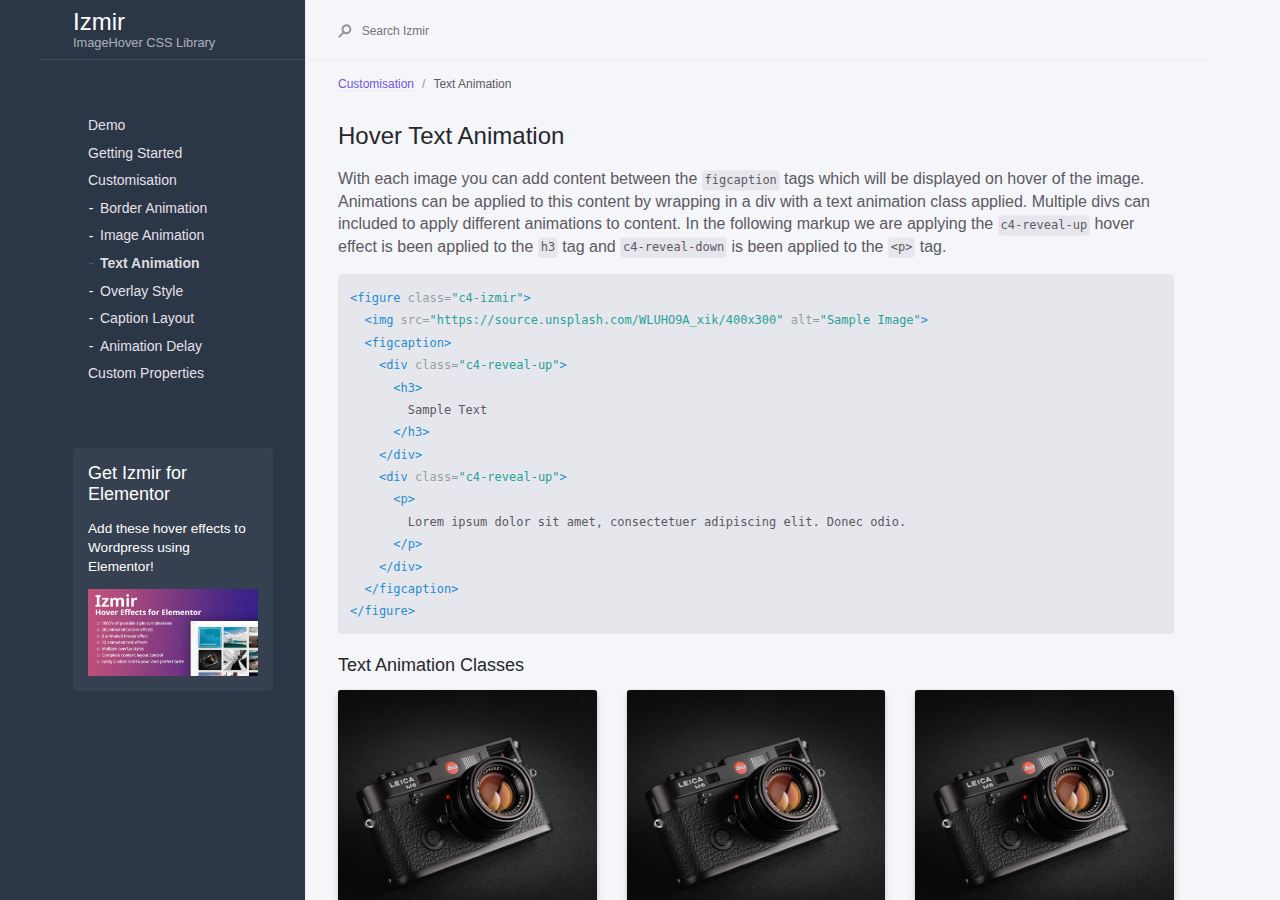
<file: css/docs/2D-text-animation.html>
<!DOCTYPE html>

<html lang="en-US">
<head>
    <meta charset="UTF-8">
    <meta http-equiv="X-UA-Compatible" content="IE=Edge">
    <meta name="viewport" content="width=device-width, initial-scale=1">
    
    <title>Text Animation - Izmir</title>
    
    <link rel="shortcut icon" href="favicon.ico" type="image/x-icon">
    <link rel="stylesheet" href="assets/css/just-the-docs.css">
    <link rel="stylesheet" href="assets/css/izmir.css">
    <link rel="stylesheet" href="assets/css/docs.css">
    <link rel="stylesheet" href="assets/css/fontawesome.min.css">
    <link rel="stylesheet" href="assets/css/fa-solid.min.css">
    
    <script src="assets/js/vendor/lunr.min.js"></script>
    <script src="assets/js/just-the-docs.js"></script>

    <!-- Begin Jekyll SEO tag v2.6.1 -->
<meta name="generator" content="Jekyll v3.8.6" />
<meta property="og:title" content="Text Animation" />
<meta property="og:locale" content="en_US" />
<meta name="description" content="ImageHover CSS Library" />
<meta property="og:description" content="ImageHover CSS Library" />
<link rel="canonical" href="2D-text-animation.html" />
<meta property="og:url" content="2D-text-animation.html" />
<meta property="og:site_name" content="Izmir" />
<script type="application/ld+json">
{"@type":"WebPage","headline":"Text Animation","url":"2D-text-animation.html","description":"ImageHover CSS Library","@context":"https://schema.org"}</script>
<!-- End Jekyll SEO tag -->

</head>


<body>

    <div class="page-wrap">
        <div class="side-bar">
            <a href="getting-started.html" class="site-title fs-6 lh-tight">Izmir<span>ImageHover CSS Library</span></a>
            <span class="fs-3"><button class="js-main-nav-trigger navigation-list-toggle btn btn-outline" type="button" data-text-toggle="Hide">Menu</button></span>
            <div class="navigation main-nav js-main-nav">
                <nav role="navigation" aria-label="Main navigation">
  <ul class="navigation-list">
    <li class="navigation-list-item">
      <a href="demo.html" class="navigation-list-link">Demo</a>
    </li>
    <li class="navigation-list-item">
      <a href="1A-getting-started.html" class="navigation-list-link">Getting Started</a>
    </li>
    <li class="navigation-list-item active">
      <a href="2A-customisation.html" class="navigation-list-link">Customisation</a>
      <ul class="navigation-list-child-list ">
        <li class="navigation-list-item ">
          <a href="2B-border-animation.html" class="navigation-list-link">Border Animation</a>
        </li>
        <li class="navigation-list-item ">
          <a href="2C-image-animation.html" class="navigation-list-link">Image Animation</a>
        </li>
        <li class="navigation-list-item  active">
          <a href="2D-text-animation.html" class="navigation-list-link active">Text Animation</a>
        </li>
        <li class="navigation-list-item ">
          <a href="2E-overlay-style.html" class="navigation-list-link">Overlay Style</a>
        </li>
        <li class="navigation-list-item ">
          <a href="2G-caption-layout.html" class="navigation-list-link">Caption Layout</a>
        </li>
        <li class="navigation-list-item ">
          <a href="2F-animation-delay.html" class="navigation-list-link">Animation Delay</a>
        </li>
      </ul>
    </li>
    <li class="navigation-list-item">
      <a href="3A-custom-properties.html" class="navigation-list-link">Custom Properties</a>
    </li>
  </ul>
</nav>

                <div class="cc-izmir">
                    <a href="https://codecanyon.net/item/izmir-hover-effects-for-elementor/24704473">
                        <h3>Get Izmir for Elementor</h3>
                        <p>Add these hover effects to Wordpress using Elementor!</p>
                        <img src="assets/images/izmir-elementor.jpg" alt="Sample Image">
                    </a>
                </div>
            </div>
        </div>
        <div class="main-content-wrap js-main-content" tabindex="0">
            <div class="page-header">
                <div class="main-content">
                    
                    <div class="search js-search">
                        <div class="search-input-wrap">
                            <input type="text" class="js-search-input search-input" tabindex="0" placeholder="Search Izmir" aria-label="Search Izmir" autocomplete="off">
                            <svg width="14" height="14" viewBox="0 0 28 28" xmlns="http://www.w3.org/2000/svg" class="search-icon">
                                <title>Search</title>
                                <g fill-rule="nonzero">
                                    <path d="M17.332 20.735c-5.537 0-10-4.6-10-10.247 0-5.646 4.463-10.247 10-10.247 5.536 0 10 4.601 10 10.247s-4.464 10.247-10 10.247zm0-4c3.3 0 6-2.783 6-6.247 0-3.463-2.7-6.247-6-6.247s-6 2.784-6 6.247c0 3.464 2.7 6.247 6 6.247z" />
                                    <path d="M11.672 13.791L.192 25.271 3.02 28.1 14.5 16.62z" />
                                </g>
                            </svg>
                        </div>
                        <div class="js-search-results search-results-wrap"></div>
                    </div>
                    
                    
                </div>
            </div>
            <div class="main-content">
                
                
                <nav class="breadcrumb-nav">
                    <ol class="breadcrumb-nav-list">
                        
                        <li class="breadcrumb-nav-list-item"><a href="2A-customisation.html">Customisation</a></li>
                        
                        <li class="breadcrumb-nav-list-item"><span>Text Animation</span></li>
                    </ol>
                </nav>
                
                
                <div id="main-content" class="page-content" role="main">
                    <h2 id="hover-text-animation">Hover Text Animation</h2>
<p>With each image you can add content between the <code class="highlighter-rouge">figcaption</code> tags which will be displayed on hover of the image. Animations can be applied to this content by wrapping in a div with a text animation class applied. Multiple divs can included to apply different animations to content. In the following markup we are applying the <code class="highlighter-rouge">c4-reveal-up</code> hover effect is been applied to the <code class="highlighter-rouge">h3</code> tag and <code class="highlighter-rouge">c4-reveal-down</code> is been applied to the <code class="highlighter-rouge">&lt;p&gt;</code> tag.</p>

<div class="language-html highlighter-rouge"><div class="highlight"><pre class="highlight"><code><span class="nt">&lt;figure</span> <span class="na">class=</span><span class="s">"c4-izmir"</span><span class="nt">&gt;</span>
  <span class="nt">&lt;img</span> <span class="na">src=</span><span class="s">"https://source.unsplash.com/WLUHO9A_xik/400x300"</span> <span class="na">alt=</span><span class="s">"Sample Image"</span><span class="nt">&gt;</span>
  <span class="nt">&lt;figcaption&gt;</span>
    <span class="nt">&lt;div</span> <span class="na">class=</span><span class="s">"c4-reveal-up"</span><span class="nt">&gt;</span>
      <span class="nt">&lt;h3&gt;</span>
        Sample Text
      <span class="nt">&lt;/h3&gt;</span>
    <span class="nt">&lt;/div&gt;</span>
    <span class="nt">&lt;div</span> <span class="na">class=</span><span class="s">"c4-reveal-up"</span><span class="nt">&gt;</span>
      <span class="nt">&lt;p&gt;</span>
        Lorem ipsum dolor sit amet, consectetuer adipiscing elit. Donec odio.
      <span class="nt">&lt;/p&gt;</span>
    <span class="nt">&lt;/div&gt;</span>
  <span class="nt">&lt;/figcaption&gt;</span>
<span class="nt">&lt;/figure&gt;</span>
</code></pre></div></div>

<h3 id="text-animation-classes">Text Animation Classes</h3>

<div class="col-3">
  <div class="col-item">
    <figure class="c4-izmir" tabindex="0">
      <img src="assets/images/image13.jpg" alt="Sample Image" />
      <figcaption>
        <div class="c4-reveal-up">
          <h3>
            Sample Text
          </h3>
        </div>
      </figcaption>
    </figure>
    <textarea onclick="this.focus();this.select()" readonly="readonly">c4-reveal-up</textarea>
  </div>
  <div class="col-item">
    <figure class="c4-izmir" tabindex="0">
      <img src="assets/images/image13.jpg" alt="Sample Image" />
      <figcaption>
        <div class="c4-reveal-down">
          <h3>
            Sample Text
          </h3>
        </div>
      </figcaption>
    </figure>
    <textarea onclick="this.focus();this.select()" readonly="readonly">c4-reveal-down</textarea>
  </div>
  <div class="col-item">
    <figure class="c4-izmir" tabindex="0">
      <img src="assets/images/image13.jpg" alt="Sample Image" />
      <figcaption>
        <div class="c4-reveal-left">
          <h3>
            Sample Text
          </h3>
        </div>
      </figcaption>
    </figure>
    <textarea onclick="this.focus();this.select()" readonly="readonly">c4-reveal-left</textarea>
  </div>
  <div class="col-item">
    <figure class="c4-izmir" tabindex="0">
      <img src="assets/images/image13.jpg" alt="Sample Image" />
      <figcaption>
        <div class="c4-reveal-right">
          <h3>
            Sample Text
          </h3>
        </div>
      </figcaption>
    </figure>
    <textarea onclick="this.focus();this.select()" readonly="readonly">c4-reveal-right</textarea>
  </div>
  <div class="col-item">
    <figure class="c4-izmir" tabindex="0">
      <img src="assets/images/image13.jpg" alt="Sample Image" />
      <figcaption>
        <div class="c4-fade-up">
          <h3>
            Sample Text
          </h3>
        </div>
      </figcaption>
    </figure>
    <textarea onclick="this.focus();this.select()" readonly="readonly">c4-fade-up</textarea>
  </div>
  <div class="col-item">
    <figure class="c4-izmir" tabindex="0">
      <img src="assets/images/image13.jpg" alt="Sample Image" />
      <figcaption>
        <div class="c4-fade-down">
          <h3>
            Sample Text
          </h3>
        </div>
      </figcaption>
    </figure>
    <textarea onclick="this.focus();this.select()" readonly="readonly">c4-fade-down</textarea>
  </div>
  <div class="col-item">
    <figure class="c4-izmir" tabindex="0">
      <img src="assets/images/image13.jpg" alt="Sample Image" />
      <figcaption>
        <div class="c4-fade-left">
          <h3>
            Sample Text
          </h3>
        </div>
      </figcaption>
    </figure>
    <textarea onclick="this.focus();this.select()" readonly="readonly">c4-fade-left</textarea>
  </div>
  <div class="col-item">
    <figure class="c4-izmir" tabindex="0">
      <img src="assets/images/image13.jpg" alt="Sample Image" />
      <figcaption>
        <div class="c4-fade-right">
          <h3>
            Sample Text
          </h3>
        </div>
      </figcaption>
    </figure>
    <textarea onclick="this.focus();this.select()" readonly="readonly">c4-fade-right</textarea>
  </div>
  <div class="col-item">
    <figure class="c4-izmir" tabindex="0">
      <img src="assets/images/image13.jpg" alt="Sample Image" />
      <figcaption>
        <div class="c4-rotate-up-right">
          <h3>
            Sample Text
          </h3>
        </div>
      </figcaption>
    </figure>
    <textarea onclick="this.focus();this.select()" readonly="readonly">c4-rotate-up-right</textarea>
  </div>
  <div class="col-item">
    <figure class="c4-izmir" tabindex="0">
      <img src="assets/images/image13.jpg" alt="Sample Image" />
      <figcaption>
        <div class="c4-rotate-up-left">
          <h3>
            Sample Text
          </h3>
        </div>
      </figcaption>
    </figure>
    <textarea onclick="this.focus();this.select()" readonly="readonly">c4-rotate-up-left</textarea>
  </div>
  <div class="col-item">
    <figure class="c4-izmir" tabindex="0">
      <img src="assets/images/image13.jpg" alt="Sample Image" />
      <figcaption>
        <div class="c4-rotate-down-right">
          <h3>
            Sample Text
          </h3>
        </div>
      </figcaption>
    </figure>
    <textarea onclick="this.focus();this.select()" readonly="readonly">c4-rotate-down-right</textarea>
  </div>
  <div class="col-item">
    <figure class="c4-izmir" tabindex="0">
      <img src="assets/images/image13.jpg" alt="Sample Image" />
      <figcaption>
        <div class="c4-rotate-down-left">
          <h3>
            Sample Text
          </h3>
        </div>
      </figcaption>
    </figure>
    <textarea onclick="this.focus();this.select()" readonly="readonly">c4-rotate-down-left</textarea>
  </div>
</div>


                    
                </div>
            </div>
        </div>
    </div>

</body>

</html>
</file>
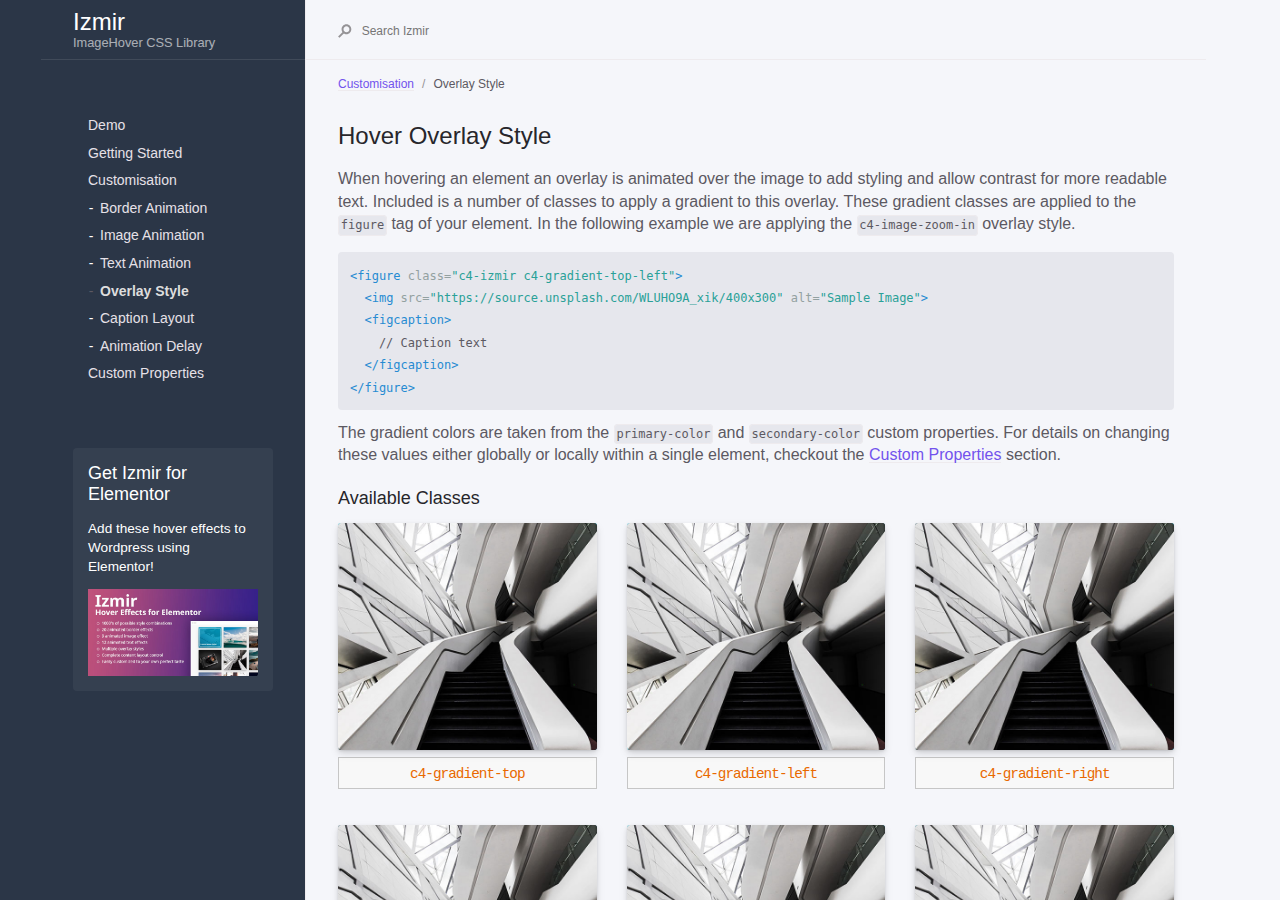
<file: css/docs/2E-overlay-style.html>
<!DOCTYPE html>

<html lang="en-US">
<head>
    <meta charset="UTF-8">
    <meta http-equiv="X-UA-Compatible" content="IE=Edge">
    <meta name="viewport" content="width=device-width, initial-scale=1">
    
    <title>Overlay Style - Izmir</title>
    
    <link rel="shortcut icon" href="favicon.ico" type="image/x-icon">
    <link rel="stylesheet" href="assets/css/just-the-docs.css">
    <link rel="stylesheet" href="assets/css/izmir.css">
    <link rel="stylesheet" href="assets/css/docs.css">
    <link rel="stylesheet" href="assets/css/fontawesome.min.css">
    <link rel="stylesheet" href="assets/css/fa-solid.min.css">
    
    <script src="assets/js/vendor/lunr.min.js"></script>
    <script src="assets/js/just-the-docs.js"></script>

    <!-- Begin Jekyll SEO tag v2.6.1 -->
<meta name="generator" content="Jekyll v3.8.6" />
<meta property="og:title" content="Overlay Style" />
<meta property="og:locale" content="en_US" />
<meta name="description" content="ImageHover CSS Library" />
<meta property="og:description" content="ImageHover CSS Library" />
<link rel="canonical" href="2E-overlay-style.html" />
<meta property="og:url" content="2E-overlay-style.html" />
<meta property="og:site_name" content="Izmir" />
<script type="application/ld+json">
{"@type":"WebPage","headline":"Overlay Style","url":"2E-overlay-style.html","description":"ImageHover CSS Library","@context":"https://schema.org"}</script>
<!-- End Jekyll SEO tag -->

</head>


<body>

    <div class="page-wrap">
        <div class="side-bar">
            <a href="getting-started.html" class="site-title fs-6 lh-tight">Izmir<span>ImageHover CSS Library</span></a>
            <span class="fs-3"><button class="js-main-nav-trigger navigation-list-toggle btn btn-outline" type="button" data-text-toggle="Hide">Menu</button></span>
            <div class="navigation main-nav js-main-nav">
                <nav role="navigation" aria-label="Main navigation">
  <ul class="navigation-list">
    <li class="navigation-list-item">
      <a href="demo.html" class="navigation-list-link">Demo</a>
    </li>
    <li class="navigation-list-item">
      <a href="1A-getting-started.html" class="navigation-list-link">Getting Started</a>
    </li>
    <li class="navigation-list-item active">
      <a href="2A-customisation.html" class="navigation-list-link">Customisation</a>
      <ul class="navigation-list-child-list ">
        <li class="navigation-list-item ">
          <a href="2B-border-animation.html" class="navigation-list-link">Border Animation</a>
        </li>
        <li class="navigation-list-item ">
          <a href="2C-image-animation.html" class="navigation-list-link">Image Animation</a>
        </li>
        <li class="navigation-list-item ">
          <a href="2D-text-animation.html" class="navigation-list-link">Text Animation</a>
        </li>
        <li class="navigation-list-item  active">
          <a href="2E-overlay-style.html" class="navigation-list-link active">Overlay Style</a>
        </li>
        <li class="navigation-list-item ">
          <a href="2G-caption-layout.html" class="navigation-list-link">Caption Layout</a>
        </li>
        <li class="navigation-list-item ">
          <a href="2F-animation-delay.html" class="navigation-list-link">Animation Delay</a>
        </li>
      </ul>
    </li>
    <li class="navigation-list-item">
      <a href="3A-custom-properties.html" class="navigation-list-link">Custom Properties</a>
    </li>
  </ul>
</nav>

                <div class="cc-izmir">
                    <a href="https://codecanyon.net/item/izmir-hover-effects-for-elementor/24704473">
                        <h3>Get Izmir for Elementor</h3>
                        <p>Add these hover effects to Wordpress using Elementor!</p>
                        <img src="assets/images/izmir-elementor.jpg" alt="Sample Image">
                    </a>
                </div>
            </div>
        </div>
        <div class="main-content-wrap js-main-content" tabindex="0">
            <div class="page-header">
                <div class="main-content">
                    
                    <div class="search js-search">
                        <div class="search-input-wrap">
                            <input type="text" class="js-search-input search-input" tabindex="0" placeholder="Search Izmir" aria-label="Search Izmir" autocomplete="off">
                            <svg width="14" height="14" viewBox="0 0 28 28" xmlns="http://www.w3.org/2000/svg" class="search-icon">
                                <title>Search</title>
                                <g fill-rule="nonzero">
                                    <path d="M17.332 20.735c-5.537 0-10-4.6-10-10.247 0-5.646 4.463-10.247 10-10.247 5.536 0 10 4.601 10 10.247s-4.464 10.247-10 10.247zm0-4c3.3 0 6-2.783 6-6.247 0-3.463-2.7-6.247-6-6.247s-6 2.784-6 6.247c0 3.464 2.7 6.247 6 6.247z" />
                                    <path d="M11.672 13.791L.192 25.271 3.02 28.1 14.5 16.62z" />
                                </g>
                            </svg>
                        </div>
                        <div class="js-search-results search-results-wrap"></div>
                    </div>
                    
                    
                </div>
            </div>
            <div class="main-content">
                
                
                <nav class="breadcrumb-nav">
                    <ol class="breadcrumb-nav-list">
                        
                        <li class="breadcrumb-nav-list-item"><a href="2A-customisation.html">Customisation</a></li>
                        
                        <li class="breadcrumb-nav-list-item"><span>Overlay Style</span></li>
                    </ol>
                </nav>
                
                
                <div id="main-content" class="page-content" role="main">
                    <h2 id="hover-overlay-style">Hover Overlay Style</h2>
<p>When hovering an element an overlay is animated over the image to add styling and allow contrast for more readable text. Included is a number of classes to apply a gradient to this overlay. These gradient classes are applied to the <code class="highlighter-rouge">figure</code> tag of your element. In the following example we are applying the <code class="highlighter-rouge">c4-image-zoom-in</code> overlay style.</p>

<div class="language-html highlighter-rouge"><div class="highlight"><pre class="highlight"><code><span class="nt">&lt;figure</span> <span class="na">class=</span><span class="s">"c4-izmir c4-gradient-top-left"</span><span class="nt">&gt;</span>
  <span class="nt">&lt;img</span> <span class="na">src=</span><span class="s">"https://source.unsplash.com/WLUHO9A_xik/400x300"</span> <span class="na">alt=</span><span class="s">"Sample Image"</span><span class="nt">&gt;</span>
  <span class="nt">&lt;figcaption&gt;</span>
    // Caption text
  <span class="nt">&lt;/figcaption&gt;</span>
<span class="nt">&lt;/figure&gt;</span>
</code></pre></div></div>

<p>The gradient colors are taken from the <code class="highlighter-rouge">primary-color</code> and <code class="highlighter-rouge">secondary-color</code> custom properties. For details on changing these values either globally or locally within a single element, checkout the <a href="#/customisation?id=custom-properties">Custom Properties</a> section.</p>

<h3 id="available-classes">Available Classes</h3>

<div class="col-3">
  <div class="col-item">
    <figure class="c4-izmir c4-gradient-top" tabindex="0" style="--secondary-color: #003142;">
      <img src="assets/images/image14.jpg" alt="Sample Image" />
      <figcaption>
      </figcaption>
    </figure>
    <textarea onclick="this.focus();this.select()" readonly="readonly">c4-gradient-top</textarea>
  </div>
  <div class="col-item">
    <figure class="c4-izmir c4-gradient-left" tabindex="0" style="--secondary-color: #003142;">
      <img src="assets/images/image14.jpg" alt="Sample Image" />
      <figcaption>
      </figcaption>
    </figure>
    <textarea onclick="this.focus();this.select()" readonly="readonly">c4-gradient-left</textarea>
  </div>
  <div class="col-item">
    <figure class="c4-izmir c4-gradient-right" tabindex="0" style="--secondary-color: #003142;">
      <img src="assets/images/image14.jpg" alt="Sample Image" />
      <figcaption>
      </figcaption>
    </figure>
    <textarea onclick="this.focus();this.select()" readonly="readonly">c4-gradient-right</textarea>
  </div>
  <div class="col-item">
    <figure class="c4-izmir c4-gradient-bottom" tabindex="0" style="--secondary-color: #003142;">
      <img src="assets/images/image14.jpg" alt="Sample Image" />
      <figcaption>
      </figcaption>
    </figure>
    <textarea onclick="this.focus();this.select()" readonly="readonly">c4-gradient-bottom</textarea>
  </div>
  <div class="col-item">
    <figure class="c4-izmir c4-gradient-top-left" tabindex="0" style="--secondary-color: #003142;">
      <img src="assets/images/image14.jpg" alt="Sample Image" />
      <figcaption>
      </figcaption>
    </figure>
    <textarea onclick="this.focus();this.select()" readonly="readonly">c4-gradient-top-left</textarea>
  </div>
  <div class="col-item">
    <figure class="c4-izmir c4-gradient-top-right" tabindex="0" style="--secondary-color: #003142;">
      <img src="assets/images/image14.jpg" alt="Sample Image" />
      <figcaption>
      </figcaption>
    </figure>
    <textarea onclick="this.focus();this.select()" readonly="readonly">c4-gradient-top-right</textarea>
  </div>
  <div class="col-item">
    <figure class="c4-izmir c4-gradient-bottom-left" tabindex="0" style="--secondary-color: #003142;">
      <img src="assets/images/image14.jpg" alt="Sample Image" />
      <figcaption>
      </figcaption>
    </figure>
    <textarea onclick="this.focus();this.select()" readonly="readonly">c4-gradient-bottom-left</textarea>
  </div>
  <div class="col-item">
    <figure class="c4-izmir c4-gradient-bottom-right" tabindex="0" style="--secondary-color: #003142;">
      <img src="assets/images/image14.jpg" alt="Sample Image" />
      <figcaption>
      </figcaption>
    </figure>
    <textarea onclick="this.focus();this.select()" readonly="readonly">c4-gradient-bottom-right</textarea>
  </div>
</div>


                    
                </div>
            </div>
        </div>
    </div>

</body>

</html>
</file>
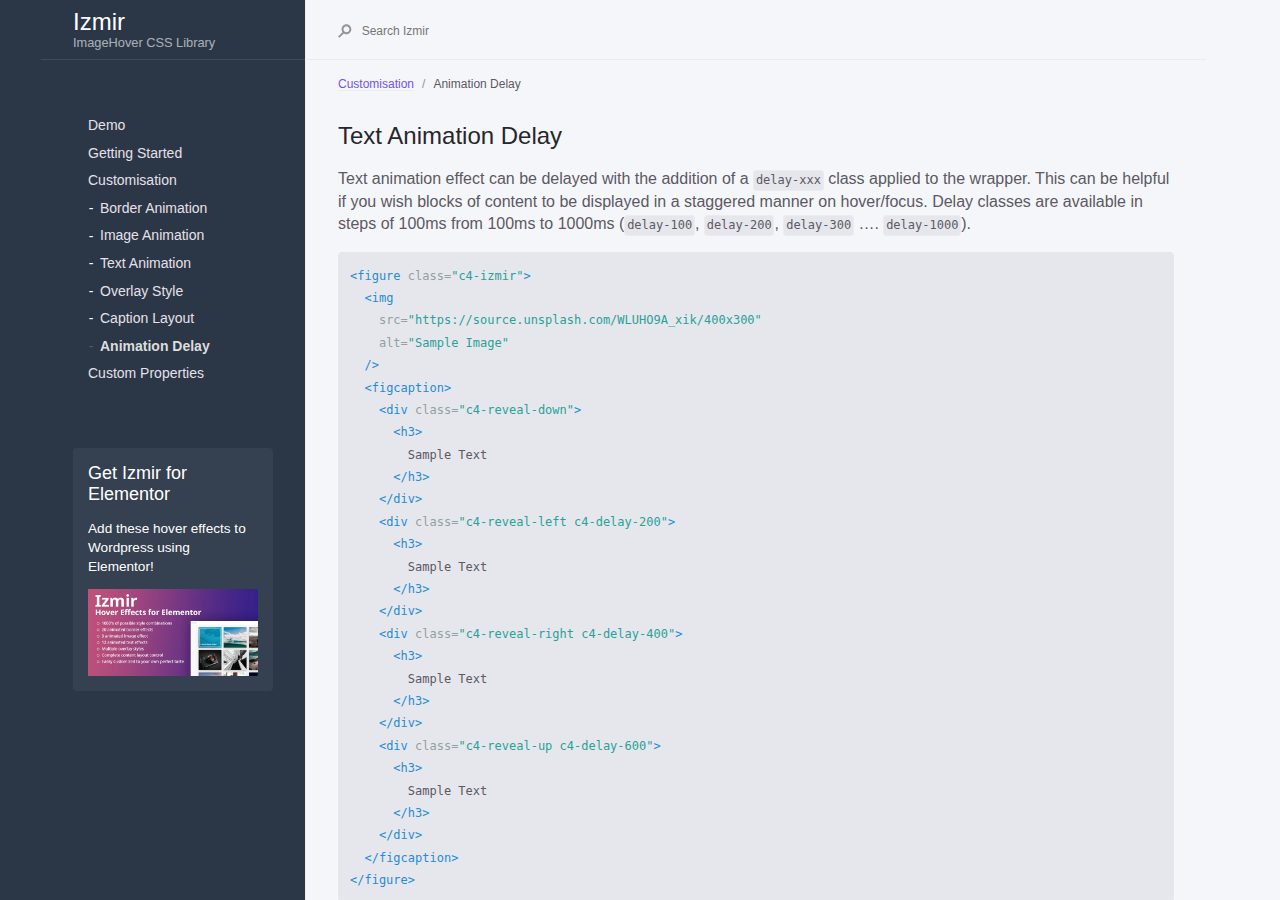
<file: css/docs/2F-animation-delay.html>
<!DOCTYPE html>

<html lang="en-US">
<head>
    <meta charset="UTF-8">
    <meta http-equiv="X-UA-Compatible" content="IE=Edge">
    <meta name="viewport" content="width=device-width, initial-scale=1">
    
    <title>Animation Delay - Izmir</title>
    
    <link rel="shortcut icon" href="favicon.ico" type="image/x-icon">
    <link rel="stylesheet" href="assets/css/just-the-docs.css">
    <link rel="stylesheet" href="assets/css/izmir.css">
    <link rel="stylesheet" href="assets/css/docs.css">
    <link rel="stylesheet" href="assets/css/fontawesome.min.css">
    <link rel="stylesheet" href="assets/css/fa-solid.min.css">
    
    <script src="assets/js/vendor/lunr.min.js"></script>
    <script src="assets/js/just-the-docs.js"></script>

    <!-- Begin Jekyll SEO tag v2.6.1 -->
<meta name="generator" content="Jekyll v3.8.6" />
<meta property="og:title" content="Animation Delay" />
<meta property="og:locale" content="en_US" />
<meta name="description" content="ImageHover CSS Library" />
<meta property="og:description" content="ImageHover CSS Library" />
<link rel="canonical" href="2F-animation-delay.html" />
<meta property="og:url" content="2F-animation-delay.html" />
<meta property="og:site_name" content="Izmir" />
<script type="application/ld+json">
{"@type":"WebPage","headline":"Animation Delay","url":"2F-animation-delay.html","description":"ImageHover CSS Library","@context":"https://schema.org"}</script>
<!-- End Jekyll SEO tag -->

</head>


<body>

    <div class="page-wrap">
        <div class="side-bar">
            <a href="getting-started.html" class="site-title fs-6 lh-tight">Izmir<span>ImageHover CSS Library</span></a>
            <span class="fs-3"><button class="js-main-nav-trigger navigation-list-toggle btn btn-outline" type="button" data-text-toggle="Hide">Menu</button></span>
            <div class="navigation main-nav js-main-nav">
                <nav role="navigation" aria-label="Main navigation">
  <ul class="navigation-list">
    <li class="navigation-list-item">
      <a href="demo.html" class="navigation-list-link">Demo</a>
    </li>
    <li class="navigation-list-item">
      <a href="1A-getting-started.html" class="navigation-list-link">Getting Started</a>
    </li>
    <li class="navigation-list-item active">
      <a href="2A-customisation.html" class="navigation-list-link">Customisation</a>
      <ul class="navigation-list-child-list ">
        <li class="navigation-list-item ">
          <a href="2B-border-animation.html" class="navigation-list-link">Border Animation</a>
        </li>
        <li class="navigation-list-item ">
          <a href="2C-image-animation.html" class="navigation-list-link">Image Animation</a>
        </li>
        <li class="navigation-list-item ">
          <a href="2D-text-animation.html" class="navigation-list-link">Text Animation</a>
        </li>
        <li class="navigation-list-item ">
          <a href="2E-overlay-style.html" class="navigation-list-link">Overlay Style</a>
        </li>
        <li class="navigation-list-item ">
          <a href="2G-caption-layout.html" class="navigation-list-link">Caption Layout</a>
        </li>
        <li class="navigation-list-item  active">
          <a href="2F-animation-delay.html" class="navigation-list-link active">Animation Delay</a>
        </li>
      </ul>
    </li>
    <li class="navigation-list-item">
      <a href="3A-custom-properties.html" class="navigation-list-link">Custom Properties</a>
    </li>
  </ul>
</nav>

                <div class="cc-izmir">
                    <a href="https://codecanyon.net/item/izmir-hover-effects-for-elementor/24704473">
                        <h3>Get Izmir for Elementor</h3>
                        <p>Add these hover effects to Wordpress using Elementor!</p>
                        <img src="assets/images/izmir-elementor.jpg" alt="Sample Image">
                    </a>
                </div>
            </div>
        </div>
        <div class="main-content-wrap js-main-content" tabindex="0">
            <div class="page-header">
                <div class="main-content">
                    
                    <div class="search js-search">
                        <div class="search-input-wrap">
                            <input type="text" class="js-search-input search-input" tabindex="0" placeholder="Search Izmir" aria-label="Search Izmir" autocomplete="off">
                            <svg width="14" height="14" viewBox="0 0 28 28" xmlns="http://www.w3.org/2000/svg" class="search-icon">
                                <title>Search</title>
                                <g fill-rule="nonzero">
                                    <path d="M17.332 20.735c-5.537 0-10-4.6-10-10.247 0-5.646 4.463-10.247 10-10.247 5.536 0 10 4.601 10 10.247s-4.464 10.247-10 10.247zm0-4c3.3 0 6-2.783 6-6.247 0-3.463-2.7-6.247-6-6.247s-6 2.784-6 6.247c0 3.464 2.7 6.247 6 6.247z" />
                                    <path d="M11.672 13.791L.192 25.271 3.02 28.1 14.5 16.62z" />
                                </g>
                            </svg>
                        </div>
                        <div class="js-search-results search-results-wrap"></div>
                    </div>
                    
                    
                </div>
            </div>
            <div class="main-content">
                
                
                <nav class="breadcrumb-nav">
                    <ol class="breadcrumb-nav-list">
                        
                        <li class="breadcrumb-nav-list-item"><a href="2A-customisation.html">Customisation</a></li>
                        
                        <li class="breadcrumb-nav-list-item"><span>Animation Delay</span></li>
                    </ol>
                </nav>
                
                
                <div id="main-content" class="page-content" role="main">
                    <h2 id="text-animation-delay">Text Animation Delay</h2>

<p>Text animation effect can be delayed with the addition of a <code class="highlighter-rouge">delay-xxx</code> class applied to the wrapper. This can be helpful if you wish blocks of content to be displayed in a staggered manner on hover/focus. Delay classes are available in steps of 100ms from 100ms to 1000ms (<code class="highlighter-rouge">delay-100</code>, <code class="highlighter-rouge">delay-200</code>, <code class="highlighter-rouge">delay-300</code> …. <code class="highlighter-rouge">delay-1000</code>).</p>

<div class="language-html highlighter-rouge"><div class="highlight"><pre class="highlight"><code><span class="nt">&lt;figure</span> <span class="na">class=</span><span class="s">"c4-izmir"</span><span class="nt">&gt;</span>
  <span class="nt">&lt;img</span>
    <span class="na">src=</span><span class="s">"https://source.unsplash.com/WLUHO9A_xik/400x300"</span>
    <span class="na">alt=</span><span class="s">"Sample Image"</span>
  <span class="nt">/&gt;</span>
  <span class="nt">&lt;figcaption&gt;</span>
    <span class="nt">&lt;div</span> <span class="na">class=</span><span class="s">"c4-reveal-down"</span><span class="nt">&gt;</span>
      <span class="nt">&lt;h3&gt;</span>
        Sample Text
      <span class="nt">&lt;/h3&gt;</span>
    <span class="nt">&lt;/div&gt;</span>
    <span class="nt">&lt;div</span> <span class="na">class=</span><span class="s">"c4-reveal-left c4-delay-200"</span><span class="nt">&gt;</span>
      <span class="nt">&lt;h3&gt;</span>
        Sample Text
      <span class="nt">&lt;/h3&gt;</span>
    <span class="nt">&lt;/div&gt;</span>
    <span class="nt">&lt;div</span> <span class="na">class=</span><span class="s">"c4-reveal-right c4-delay-400"</span><span class="nt">&gt;</span>
      <span class="nt">&lt;h3&gt;</span>
        Sample Text
      <span class="nt">&lt;/h3&gt;</span>
    <span class="nt">&lt;/div&gt;</span>
    <span class="nt">&lt;div</span> <span class="na">class=</span><span class="s">"c4-reveal-up c4-delay-600"</span><span class="nt">&gt;</span>
      <span class="nt">&lt;h3&gt;</span>
        Sample Text
      <span class="nt">&lt;/h3&gt;</span>
    <span class="nt">&lt;/div&gt;</span>
  <span class="nt">&lt;/figcaption&gt;</span>
<span class="nt">&lt;/figure&gt;</span>
</code></pre></div></div>

<div class="col-2">
  <div class="col-item">
    <figure class="c4-izmir">
      <img src="assets/images/image01.jpg" alt="Sample Image" />
      <figcaption>
        <div class="c4-reveal-down">
          <h3>
            Sample Text
          </h3>
        </div>
        <div class="c4-reveal-left c4-delay-200">
          <h3>
            Sample Text
          </h3>
        </div>
        <div class="c4-reveal-right c4-delay-400">
          <h3>
            Sample Text
          </h3>
        </div>
        <div class="c4-reveal-up c4-delay-600">
          <h3>
            Sample Text
          </h3>
        </div>
      </figcaption>
    </figure>
  </div>
</div>


                    
                </div>
            </div>
        </div>
    </div>

</body>

</html>
</file>
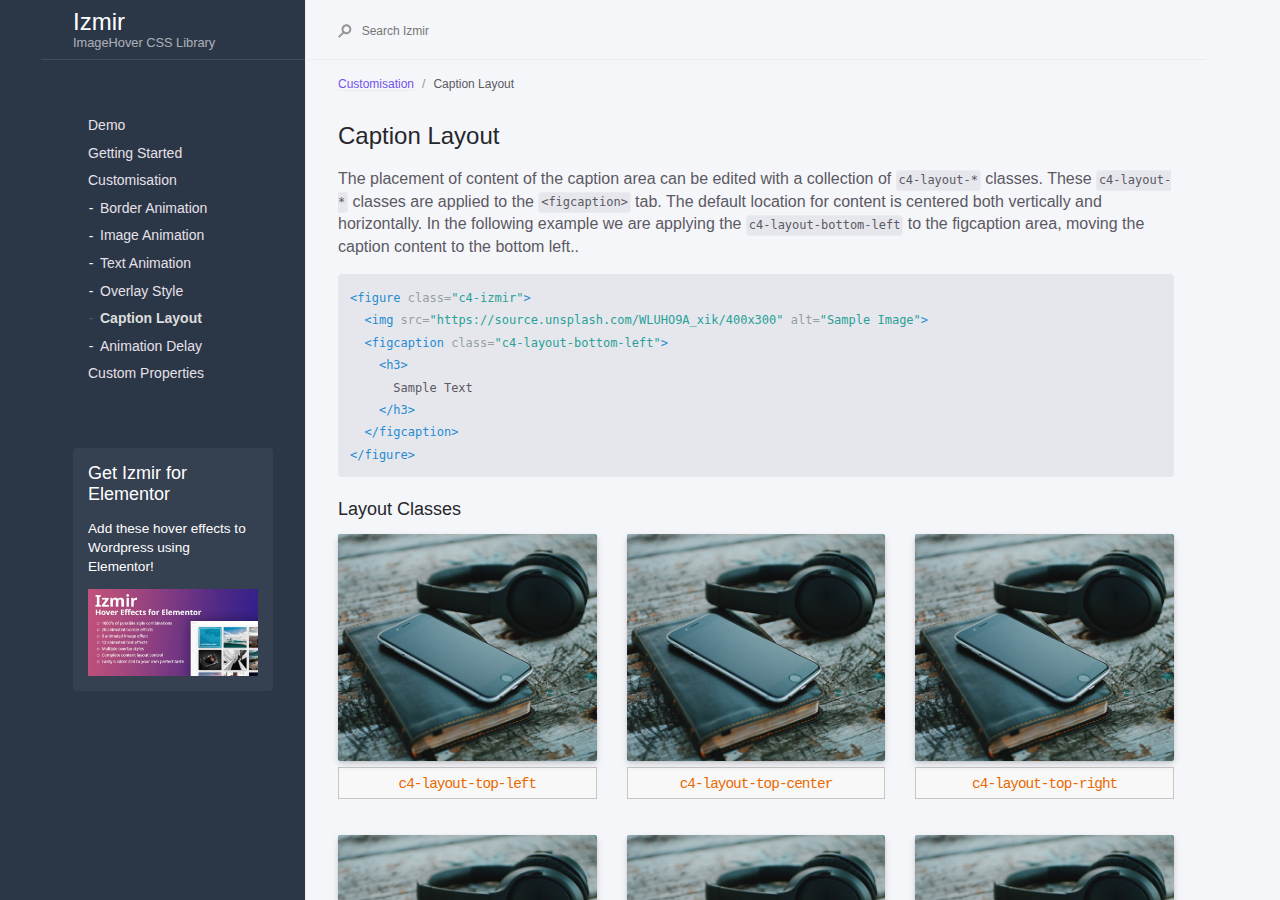
<file: css/docs/2G-caption-layout.html>
<!DOCTYPE html>

<html lang="en-US">
<head>
    <meta charset="UTF-8">
    <meta http-equiv="X-UA-Compatible" content="IE=Edge">
    <meta name="viewport" content="width=device-width, initial-scale=1">
    
    <title>Caption Layout - Izmir</title>
    
    <link rel="shortcut icon" href="favicon.ico" type="image/x-icon">
    <link rel="stylesheet" href="assets/css/just-the-docs.css">
    <link rel="stylesheet" href="assets/css/izmir.css">
    <link rel="stylesheet" href="assets/css/docs.css">
    <link rel="stylesheet" href="assets/css/fontawesome.min.css">
    <link rel="stylesheet" href="assets/css/fa-solid.min.css">
    
    <script src="assets/js/vendor/lunr.min.js"></script>
    <script src="assets/js/just-the-docs.js"></script>

    <!-- Begin Jekyll SEO tag v2.6.1 -->
<meta name="generator" content="Jekyll v3.8.6" />
<meta property="og:title" content="Caption Layout" />
<meta property="og:locale" content="en_US" />
<meta name="description" content="ImageHover CSS Library" />
<meta property="og:description" content="ImageHover CSS Library" />
<link rel="canonical" href="2G-caption-layout.html" />
<meta property="og:url" content="2G-caption-layout.html" />
<meta property="og:site_name" content="Izmir" />
<script type="application/ld+json">
{"@type":"WebPage","headline":"Caption Layout","url":"2G-caption-layout.html","description":"ImageHover CSS Library","@context":"https://schema.org"}</script>
<!-- End Jekyll SEO tag -->

</head>


<body>

    <div class="page-wrap">
        <div class="side-bar">
            <a href="getting-started.html" class="site-title fs-6 lh-tight">Izmir<span>ImageHover CSS Library</span></a>
            <span class="fs-3"><button class="js-main-nav-trigger navigation-list-toggle btn btn-outline" type="button" data-text-toggle="Hide">Menu</button></span>
            <div class="navigation main-nav js-main-nav">
                <nav role="navigation" aria-label="Main navigation">
  <ul class="navigation-list">
    <li class="navigation-list-item">
      <a href="demo.html" class="navigation-list-link">Demo</a>
    </li>
    <li class="navigation-list-item">
      <a href="1A-getting-started.html" class="navigation-list-link">Getting Started</a>
    </li>
    <li class="navigation-list-item active">
      <a href="2A-customisation.html" class="navigation-list-link">Customisation</a>
      <ul class="navigation-list-child-list ">
        <li class="navigation-list-item ">
          <a href="2B-border-animation.html" class="navigation-list-link">Border Animation</a>
        </li>
        <li class="navigation-list-item ">
          <a href="2C-image-animation.html" class="navigation-list-link">Image Animation</a>
        </li>
        <li class="navigation-list-item ">
          <a href="2D-text-animation.html" class="navigation-list-link">Text Animation</a>
        </li>
        <li class="navigation-list-item ">
          <a href="2E-overlay-style.html" class="navigation-list-link">Overlay Style</a>
        </li>
        <li class="navigation-list-item  active">
          <a href="2G-caption-layout.html" class="navigation-list-link active">Caption Layout</a>
        </li>
        <li class="navigation-list-item ">
          <a href="2F-animation-delay.html" class="navigation-list-link">Animation Delay</a>
        </li>
      </ul>
    </li>
    <li class="navigation-list-item">
      <a href="3A-custom-properties.html" class="navigation-list-link">Custom Properties</a>
    </li>
  </ul>
</nav>

                <div class="cc-izmir">
                    <a href="https://codecanyon.net/item/izmir-hover-effects-for-elementor/24704473">
                        <h3>Get Izmir for Elementor</h3>
                        <p>Add these hover effects to Wordpress using Elementor!</p>
                        <img src="assets/images/izmir-elementor.jpg" alt="Sample Image">
                    </a>
                </div>
            </div>
        </div>
        <div class="main-content-wrap js-main-content" tabindex="0">
            <div class="page-header">
                <div class="main-content">
                    
                    <div class="search js-search">
                        <div class="search-input-wrap">
                            <input type="text" class="js-search-input search-input" tabindex="0" placeholder="Search Izmir" aria-label="Search Izmir" autocomplete="off">
                            <svg width="14" height="14" viewBox="0 0 28 28" xmlns="http://www.w3.org/2000/svg" class="search-icon">
                                <title>Search</title>
                                <g fill-rule="nonzero">
                                    <path d="M17.332 20.735c-5.537 0-10-4.6-10-10.247 0-5.646 4.463-10.247 10-10.247 5.536 0 10 4.601 10 10.247s-4.464 10.247-10 10.247zm0-4c3.3 0 6-2.783 6-6.247 0-3.463-2.7-6.247-6-6.247s-6 2.784-6 6.247c0 3.464 2.7 6.247 6 6.247z" />
                                    <path d="M11.672 13.791L.192 25.271 3.02 28.1 14.5 16.62z" />
                                </g>
                            </svg>
                        </div>
                        <div class="js-search-results search-results-wrap"></div>
                    </div>
                    
                    
                </div>
            </div>
            <div class="main-content">
                
                
                <nav class="breadcrumb-nav">
                    <ol class="breadcrumb-nav-list">
                        
                        <li class="breadcrumb-nav-list-item"><a href="2A-customisation.html">Customisation</a></li>
                        
                        <li class="breadcrumb-nav-list-item"><span>Caption Layout</span></li>
                    </ol>
                </nav>
                
                
                <div id="main-content" class="page-content" role="main">
                    <h2 id="caption-layout">Caption Layout</h2>
<p>The placement of content of the caption area can be edited with a collection of <code class="highlighter-rouge">c4-layout-*</code> classes. These <code class="highlighter-rouge">c4-layout-*</code> classes are applied to the <code class="highlighter-rouge">&lt;figcaption&gt;</code> tab. The default location for content is centered both vertically and horizontally. In the following example we are applying the <code class="highlighter-rouge">c4-layout-bottom-left</code> to the figcaption area, moving the caption content to the bottom left..</p>

<div class="language-html highlighter-rouge"><div class="highlight"><pre class="highlight"><code><span class="nt">&lt;figure</span> <span class="na">class=</span><span class="s">"c4-izmir"</span><span class="nt">&gt;</span>
  <span class="nt">&lt;img</span> <span class="na">src=</span><span class="s">"https://source.unsplash.com/WLUHO9A_xik/400x300"</span> <span class="na">alt=</span><span class="s">"Sample Image"</span><span class="nt">&gt;</span>
  <span class="nt">&lt;figcaption</span> <span class="na">class=</span><span class="s">"c4-layout-bottom-left"</span><span class="nt">&gt;</span>
    <span class="nt">&lt;h3&gt;</span>
      Sample Text
    <span class="nt">&lt;/h3&gt;</span>
  <span class="nt">&lt;/figcaption&gt;</span>
<span class="nt">&lt;/figure&gt;</span>
</code></pre></div></div>

<h3 id="layout-classes">Layout Classes</h3>

<div class="col-3" style="--border-width: 0;">
  <div class="col-item">
    <figure class="c4-izmir" tabindex="0">
      <img src="assets/images/image10.jpg" alt="Sample Image" />
      <figcaption class="c4-layout-top-left">
        <h3>
          Sample Text
        </h3>
      </figcaption>
    </figure>
    <textarea onclick="this.focus();this.select()" readonly="readonly">c4-layout-top-left</textarea>
  </div>
  <div class="col-item">
    <figure class="c4-izmir" tabindex="0">
      <img src="assets/images/image10.jpg" alt="Sample Image" />
      <figcaption class="c4-layout-top-center">
        <h3>
          Sample Text
        </h3>
      </figcaption>
    </figure>
    <textarea onclick="this.focus();this.select()" readonly="readonly">c4-layout-top-center</textarea>
  </div>
  <div class="col-item">
    <figure class="c4-izmir" tabindex="0">
      <img src="assets/images/image10.jpg" alt="Sample Image" />
      <figcaption class="c4-layout-top-right">
        <h3>
          Sample Text
        </h3>
      </figcaption>
    </figure>
    <textarea onclick="this.focus();this.select()" readonly="readonly">c4-layout-top-right</textarea>
  </div>
  <div class="col-item">
    <figure class="c4-izmir" tabindex="0">
      <img src="assets/images/image10.jpg" alt="Sample Image" />
      <figcaption class="c4-layout-center-left">
        <h3>
          Sample Text
        </h3>
      </figcaption>
    </figure>
    <textarea onclick="this.focus();this.select()" readonly="readonly">c4-layout-center-left</textarea>
  </div>
  <div class="col-item">
    <figure class="c4-izmir" tabindex="0">
      <img src="assets/images/image10.jpg" alt="Sample Image" />
      <figcaption class="c4-layout-center-right">
        <h3>
          Sample Text
        </h3>
      </figcaption>
    </figure>
    <textarea onclick="this.focus();this.select()" readonly="readonly">c4-layout-center-right</textarea>
  </div>
  <div class="col-item">
    <figure class="c4-izmir" tabindex="0">
      <img src="assets/images/image10.jpg" alt="Sample Image" />
      <figcaption class="c4-layout-bottom-left">
        <h3>
          Sample Text
        </h3>
      </figcaption>
    </figure>
    <textarea onclick="this.focus();this.select()" readonly="readonly">c4-layout-bottom-left</textarea>
  </div>
  <div class="col-item">
    <figure class="c4-izmir" tabindex="0">
      <img src="assets/images/image10.jpg" alt="Sample Image" />
      <figcaption class="c4-layout-bottom-center">
        <h3>
          Sample Text
        </h3>
      </figcaption>
    </figure>
    <textarea onclick="this.focus();this.select()" readonly="readonly">c4-layout-bottom-center</textarea>
  </div>
  <div class="col-item">
    <figure class="c4-izmir" tabindex="0">
      <img src="assets/images/image10.jpg" alt="Sample Image" />
      <figcaption class="c4-layout-bottom-right">
        <h3>
          Sample Text
        </h3>
      </figcaption>
    </figure>
    <textarea onclick="this.focus();this.select()" readonly="readonly">c4-layout-bottom-right</textarea>
  </div>
</div>


                    
                </div>
            </div>
        </div>
    </div>

</body>

</html>
</file>
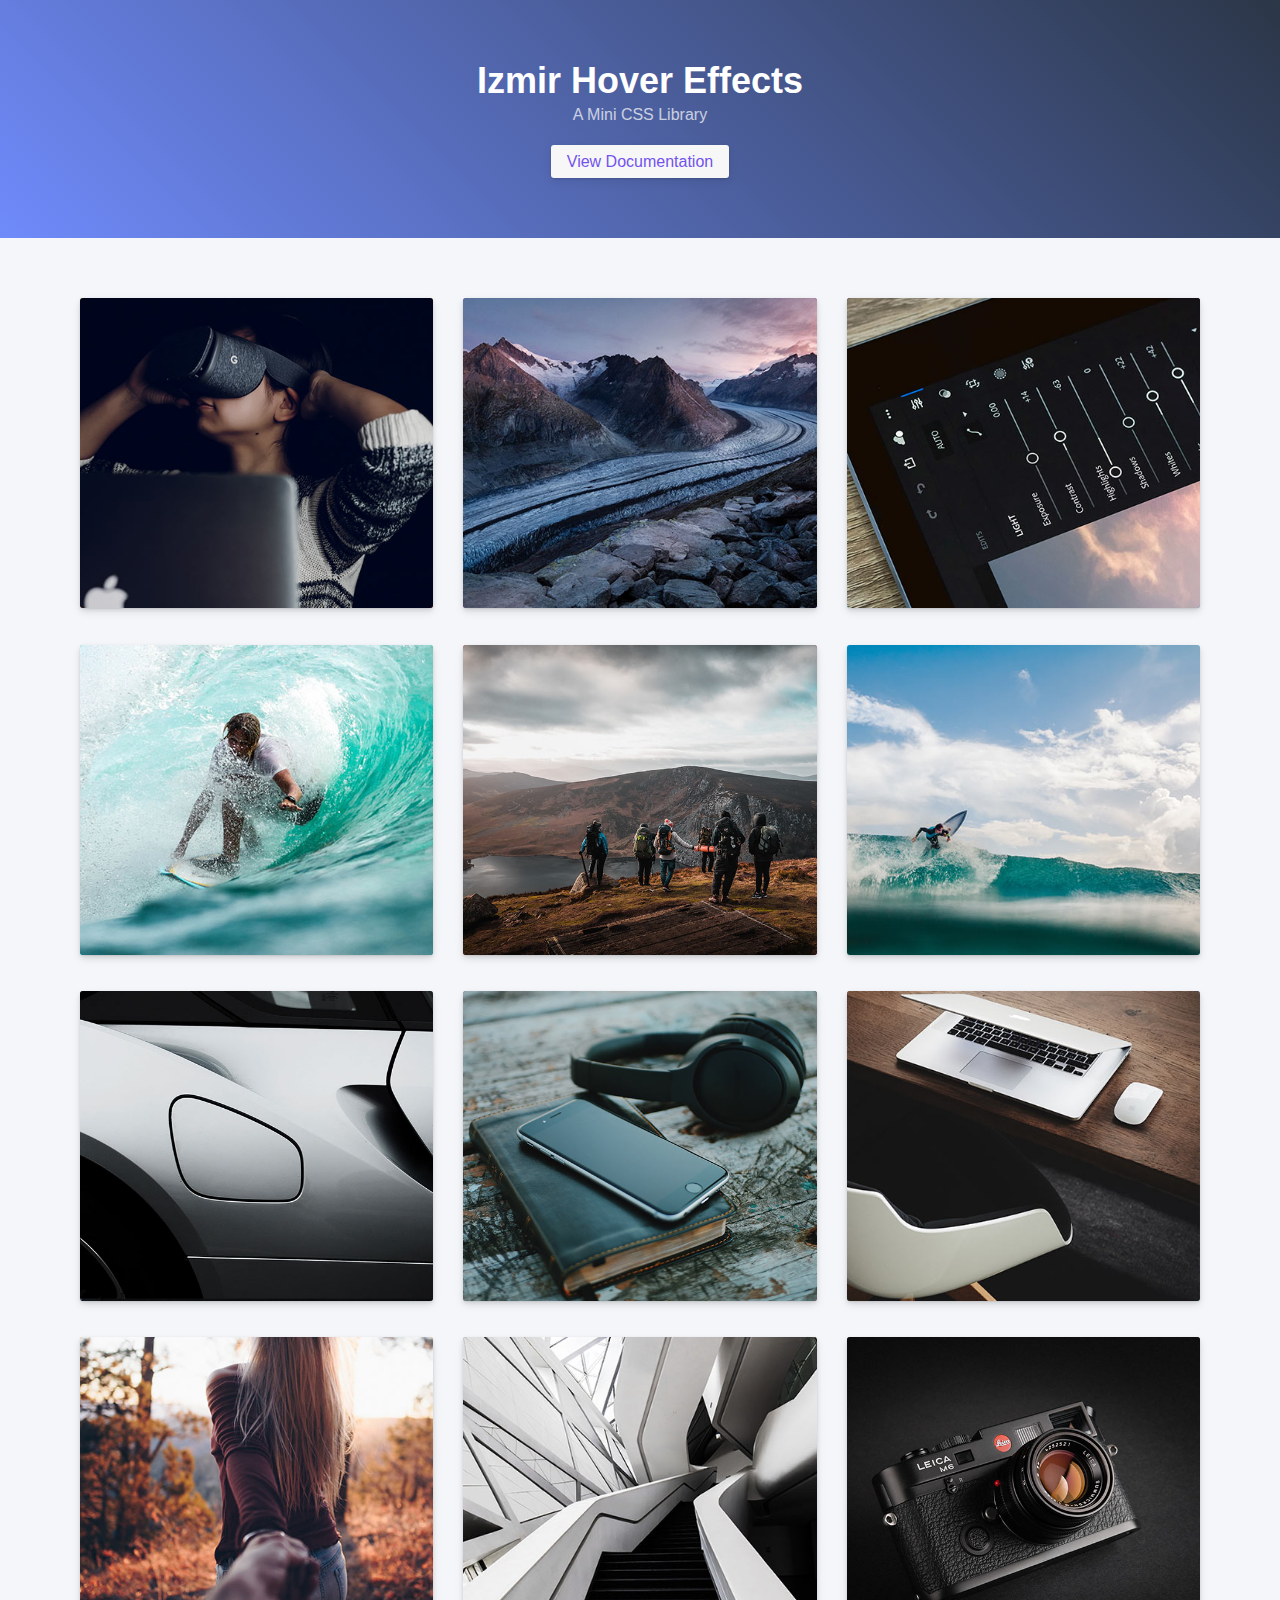
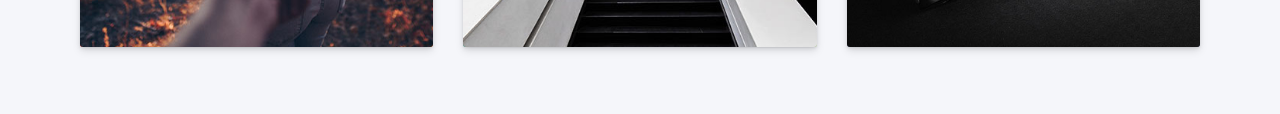
<file: css/docs/demo.html>
<!DOCTYPE html>

<html lang="en-US">
<head>
    <meta charset="UTF-8">
    <meta http-equiv="X-UA-Compatible" content="IE=Edge">
    <meta name="viewport" content="width=device-width, initial-scale=1">
    
    <title>Demo - Izmir</title>
    
    <link rel="shortcut icon" href="favicon.ico" type="image/x-icon">
    <link rel="stylesheet" href="assets/css/just-the-docs.css">
    <link rel="stylesheet" href="assets/css/izmir.css">
    <link rel="stylesheet" href="assets/css/docs.css">
    <link rel="stylesheet" href="assets/css/fontawesome.min.css">
    <link rel="stylesheet" href="assets/css/fa-solid.min.css">
    
    <script src="assets/js/vendor/lunr.min.js"></script>
    <script src="assets/js/just-the-docs.js"></script>

    <!-- Begin Jekyll SEO tag v2.6.1 -->
<meta name="generator" content="Jekyll v3.8.6" />
<meta property="og:title" content="Demo" />
<meta property="og:locale" content="en_US" />
<meta name="description" content="ImageHover CSS Library" />
<meta property="og:description" content="ImageHover CSS Library" />
<link rel="canonical" href="demo.html" />
<meta property="og:url" content="demo.html" />
<meta property="og:site_name" content="Izmir" />
<script type="application/ld+json">
{"@type":"WebPage","headline":"Demo","url":"demo.html","description":"ImageHover CSS Library","@context":"https://schema.org"}</script>
<!-- End Jekyll SEO tag -->

</head>



<body class="home">

    <header class="home-header">
        <div class="home-wrapper">
            <h1 class="entry-title">Izmir Hover Effects</h1>
            <h4 class="entry-subtitle">A Mini CSS Library</h4>
            <a href="1A-getting-started.html" class="btn">View Documentation</a>
        </div>
    </header>

    <div id="main-content" class="home-content home-wrapper" role="main">
        <div class="col-3">
  <div class="col-item">
    <figure class="c4-izmir c4-border-bottom-left c4-image-rotate-right c4-gradient-bottom-right" tabindex="0" style="--primary-color: #f12711; --secondary-color: #f5af19; --image-opacity: .1;">
      <img src="assets/images/image04.jpg" alt="Sample Image" />
      <figcaption class="c4-layout-bottom-left">
        <div class="c4-reveal-right c4-delay-100">
          <h2>
            Creative Control
          </h2>
        </div>
      </figcaption>
    </figure>
  </div>
  <div class="col-item">
    <figure class="c4-izmir c4-border-cc-3 c4-image-zoom-out c4-gradient-bottom-right" tabindex="0" style="--primary-color: #7303c0; --secondary-color: #ec38bc;">
      <img src="assets/images/image06.jpg" alt="Sample Image" />
      <figcaption>
        <div class="c4-rotate-up-right c4-delay-200">
          <h2>
            Endless
          </h2>
        </div>
        <div class="c4-rotate-down-left c4-delay-200">
          <h2>
            Possibilities
          </h2>
        </div>
      </figcaption>
    </figure>
  </div>
  <div class="col-item">
    <figure class="c4-izmir c4-border-right c4-image-pan-left c4-gradient-top" tabindex="0" style="--primary-color: #000046; --secondary-color: #1CB5E0; --text-color: #fdeff9; --border-color: #fdeff9;">
      <img src="assets/images/image05.jpg" alt="Sample Image" />
      <figcaption class="c4-layout-top-right">
        <div class="c4-reveal-left">
          <h2>
            Compose
          </h2>
        </div>
        <div class="c4-reveal-left c4-delay-200">
          <h2>
            Design
          </h2>
        </div>
        <div class="c4-reveal-left c4-delay-400">
          <h2>
            Style
          </h2>
        </div>
      </figcaption>
    </figure>
  </div>
  <div class="col-item">
    <figure class="c4-izmir c4-border-cc-1 c4-image-zoom-out c4-gradient-bottom-right" tabindex="0" style="--primary-color: #02AAB0; --secondary-color: #00CDAC; --border-color: #e1f0e4; --text-color: #e1f0e4;">
      <img src="assets/images/image02.jpg" alt="Sample Image" />
      <figcaption class="c4-layout-bottom-right">
        <div class="c4-reveal-left c4-delay-800">
          <h2>
            Build Your Own
          </h2>
        </div>
      </figcaption>
    </figure>
  </div>
  <div class="col-item">
    <figure class="c4-izmir c4-border-center c4-image-zoom-in c4-gradient-top" tabindex="0" style="--primary-color: #e52d27; --secondary-color: #b31217; --text-color: #fdeff9; --border-color: #fdeff9; --image-opacity: .1;">
      <img src="assets/images/image07.jpg" alt="Sample Image" />
      <figcaption class="">
        <div class="c4-fade-up">
          <h2>
            Responsive
          </h2>
        </div>
      </figcaption>
    </figure>
  </div>
  <div class="col-item">
    <figure class="c4-izmir c4-border-corners-1 c4-image-zoom-out c4-gradient-bottom" tabindex="0" style="--primary-color: #E0EAFC; --secondary-color: #CFDEF3; --text-color: #1f467b; --border-color: #1f467b; --image-opacity: .1;">
      <img src="assets/images/image08.jpg" alt="Sample Image" />
      <figcaption class="c4-layout-top-left">
        <div class="c4-reveal-down">
          <div>
            <h2 style="margin-bottom: 5px;">
              Creative Control
            </h2>
            <p>Donec nec justo eget felis facilisis fermentum. Aliquam porttitor mauris sit amet orci. Aenean dignissim pellentesque felis.</p>
          </div>
        </div>
      </figcaption>
    </figure>
  </div>
  <div class="col-item">
        <figure class="c4-izmir c4-border-vert c4-gradient-top-right c4-image-zoom-in" style="--primary-color: #0fa5ac; --secondary-color: #5f48a2;">
			<img src="assets/images/image09.jpg" alt="Sample Image" />
            <figcaption class="c4-layout-center-center">
                <div class="c4-izmir-title-wrapper c4-reveal-up">
                    <h2 class="c4-izmir-title">
                        Lorem ipsum dolor
                    </h2>
                </div>
				<div class="c4-izmir-caption-wrapper c4-reveal-down">
					<p class="c4-izmir-caption">Donec nec justo eget felis facilisis fermentum.</p>
				</div>
			</figcaption>
		</figure>
    </div>
    <div class="col-item">
        <figure class="c4-izmir c4-border-cc-2 c4-gradient-bottom-left c4-image-zoom-in" style="--primary-color: #ef6698; --secondary-color: #4028ac;">
            <img src="assets/images/image10.jpg" alt="Sample Image" />
            <figcaption class="c4-layout-center-center">
                <div class="c4-izmir-icon-wrapper c4-fade">
                    <i class="fas fa-plus fa-3x"></i>
                </div>
            </figcaption>
        </figure>
    </div>
    <div class="col-item">
        <figure class="c4-izmir c4-border-left c4-gradient-top-right c4-image-pan-right" style="--primary-color: #4ca2cd; --secondary-color: #65af6f;">
            <img src="assets/images/image11.jpg" alt="Sample Image" />
            <figcaption class="c4-layout-top-left">
                <div class="c4-izmir-icon-wrapper c4-reveal-right">
                    <i class="fas fa-link fa-2x"></i>
                </div>
            </figcaption>
        </figure>
    </div>
    <div class="col-item">
        <figure class="c4-izmir c4-border-left c4-gradient-top-right c4-image-pan-left" style="--primary-color: #f5af19; --secondary-color: #f12711;">
          <img src="assets/images/image12.jpg" alt="Sample Image" />
          <figcaption class="c4-layout-center-center">
            <div class="c4-izmir-title-wrapper c4-reveal-left">
              <h2 class="c4-izmir-title">Lorem ipsum</h2>
            </div>
          </figcaption>
        </figure>
    </div>
    <div class="col-item">
        <figure class="c4-izmir c4-border-corners-1 c4-gradient-bottom-left c4-image-zoom-out" style="--primary-color: #16A085; --secondary-color: #F4D03F;--border-width: 6px;">
            <img src="assets/images/image14.jpg" alt="Sample Image" />
            <figcaption class="c4-layout-center-center">
                <div class="c4-izmir-icon-wrapper c4-fade c4-delay-300">
                    <i class="fas fa-plus fa-3x"></i>
                </div>
            </figcaption>
        </figure>
    </div>
    <div class="col-item">
        <figure class="c4-izmir c4-border-vert c4-gradient-top c4-image-zoom-in" style="--primary-color: #4D516C; --secondary-color: #73799F;">
          <img src="assets/images/image13.jpg" alt="Sample Image" />
          <figcaption class="c4-layout-center-center">
            <div class="c4-izmir-title-wrapper c4-fade c4-delay-300">
              <h2 class="c4-izmir-title">Donec nec justo</h2>
            </div>
          </figcaption>
        </figure>
    </div>
</div>


        
    </div>

</body>

</html>
</file>
<file: css/docs/assets/css/izmir.css>
/* Izmir - ImageHover CSS LIbrary
  ----------------------------- */
.c4-izmir {
  --text-color: #ffffff;
  --primary-color: #00B4DB;
  --secondary-color: #0083B0;
  --padding: 1em;
  --transition-duration: 600ms;
  --border-margin: 15px;
  --border-width: 3px;
  --border-color: #ffffff;
  --border-radius: 3px;
  --image-opacity: 0.25;
  display: inline-flex;
  position: relative;
  box-sizing: border-box;
  overflow: hidden;
  margin: 0;
  padding: 0;
  color: #ffffff;
  color: var(--text-color);
  border-radius: 3px;
  border-radius: var(--border-radius); }
  .c4-izmir:before, .c4-izmir:after, .c4-izmir *, .c4-izmir *:before, .c4-izmir *:after {
    box-sizing: border-box;
    transition: all 600ms ease;
    transition: all var(--transition-duration) ease; }
  .c4-izmir figcaption {
    position: absolute;
    top: 0;
    left: 0;
    right: 0;
    bottom: 0;
    display: flex;
    flex-direction: column;
    justify-content: center;
    align-items: center;
    text-align: center;
    padding: 1em;
    padding: var(--padding);
    width: 100%;
    z-index: 1; }
  .c4-izmir img {
    object-fit: cover;
    max-width: 100%;
    width: 100%;
    height: 100%; }
  .c4-izmir h1,
  .c4-izmir h2,
  .c4-izmir h3,
  .c4-izmir h4,
  .c4-izmir h5,
  .c4-izmir h6,
  .c4-izmir p {
    margin-top: 0;
    color: #ffffff;
    color: var(--text-color); }
    .c4-izmir h1:last-child,
    .c4-izmir h2:last-child,
    .c4-izmir h3:last-child,
    .c4-izmir h4:last-child,
    .c4-izmir h5:last-child,
    .c4-izmir h6:last-child,
    .c4-izmir p:last-child {
      margin-bottom: 0; }

/* c4-border-*
   ----------------------------- */
[class^='c4-border']:before, [class^='c4-border']:after,
[class^='c4-border'] figcaption:before,
[class^='c4-border'] figcaption:after,
[class*=' c4-border']:before,
[class*=' c4-border']:after,
[class*=' c4-border'] figcaption:before,
[class*=' c4-border'] figcaption:after {
  background-color: #ffffff;
  background-color: var(--border-color);
  position: absolute;
  content: ''; }
[class^='c4-border']:before, [class^='c4-border']:after,
[class*=' c4-border']:before,
[class*=' c4-border']:after {
  z-index: 1;
  height: 3px;
  height: var(--border-width);
  left: 15px;
  left: var(--border-margin);
  right: 15px;
  right: var(--border-margin);
  transform: scaleX(0); }
[class^='c4-border']:before,
[class*=' c4-border']:before {
  top: 15px;
  top: var(--border-margin); }
[class^='c4-border']:after,
[class*=' c4-border']:after {
  bottom: 15px;
  bottom: var(--border-margin); }
[class^='c4-border'] figcaption,
[class*=' c4-border'] figcaption {
  z-index: 3; }
  [class^='c4-border'] figcaption:before, [class^='c4-border'] figcaption:after,
  [class*=' c4-border'] figcaption:before,
  [class*=' c4-border'] figcaption:after {
    z-index: -1;
    width: 3px;
    width: var(--border-width);
    top: 15px;
    top: var(--border-margin);
    bottom: 15px;
    bottom: var(--border-margin);
    transform: scaleY(0); }
  [class^='c4-border'] figcaption:before,
  [class*=' c4-border'] figcaption:before {
    left: 15px;
    left: var(--border-margin); }
  [class^='c4-border'] figcaption:after,
  [class*=' c4-border'] figcaption:after {
    right: 15px;
    right: var(--border-margin); }
[class^='c4-border'].hover:before, [class^='c4-border'].hover:after,
[class^='c4-border'].hover figcaption:before,
[class^='c4-border'].hover figcaption:after, [class^='c4-border']:hover:before, [class^='c4-border']:hover:after,
[class^='c4-border']:hover figcaption:before,
[class^='c4-border']:hover figcaption:after, [class^='c4-border']:focus:before, [class^='c4-border']:focus:after,
[class^='c4-border']:focus figcaption:before,
[class^='c4-border']:focus figcaption:after, :focus > [class^='c4-border']:before, :focus > [class^='c4-border']:after,
:focus > [class^='c4-border'] figcaption:before,
:focus > [class^='c4-border'] figcaption:after,
[class*=' c4-border'].hover:before,
[class*=' c4-border'].hover:after,
[class*=' c4-border'].hover figcaption:before,
[class*=' c4-border'].hover figcaption:after,
[class*=' c4-border']:hover:before,
[class*=' c4-border']:hover:after,
[class*=' c4-border']:hover figcaption:before,
[class*=' c4-border']:hover figcaption:after,
[class*=' c4-border']:focus:before,
[class*=' c4-border']:focus:after,
[class*=' c4-border']:focus figcaption:before,
[class*=' c4-border']:focus figcaption:after, :focus >
[class*=' c4-border']:before, :focus >
[class*=' c4-border']:after,
:focus >
[class*=' c4-border'] figcaption:before,
:focus >
[class*=' c4-border'] figcaption:after {
  transform: scale(1); }

/* c4-border-center
  ----------------------------- */
/* c4-border-vert
  ----------------------------- */
.c4-border-vert:before, .c4-border-vert:after {
  transition-duration: 0s; }
.c4-border-vert.hover:before, .c4-border-vert.hover:after, .c4-border-vert:hover:before, .c4-border-vert:hover:after, .c4-border-vert:focus:before, .c4-border-vert:focus:after, :focus > .c4-border-vert:before, :focus > .c4-border-vert:after {
  transition-delay: 480ms; }

/* c4-border-horiz
  ----------------------------- */
.c4-border-horiz figcaption:before, .c4-border-horiz figcaption:after {
  transition-duration: 0s; }
.c4-border-horiz.hover figcaption:before, .c4-border-horiz.hover figcaption:after, .c4-border-horiz:hover figcaption:before, .c4-border-horiz:hover figcaption:after, .c4-border-horiz:focus figcaption:before, .c4-border-horiz:focus figcaption:after, :focus > .c4-border-horiz figcaption:before, :focus > .c4-border-horiz figcaption:after {
  transition-delay: 480ms; }

/* c4-border-bottom
  ----------------------------- */
.c4-border-bottom:after {
  transition-delay: 480ms; }
.c4-border-bottom:before, .c4-border-bottom:after {
  transition-duration: 0s; }
.c4-border-bottom figcaption:before, .c4-border-bottom figcaption:after {
  transform-origin: 100% 100%; }
.c4-border-bottom.hover:before, .c4-border-bottom:hover:before, .c4-border-bottom:focus:before, :focus > .c4-border-bottom:before {
  transition-delay: 480ms; }
.c4-border-bottom.hover:after, .c4-border-bottom:hover:after, .c4-border-bottom:focus:after, :focus > .c4-border-bottom:after {
  transition-delay: 0s; }

/* c4-border-top
  ----------------------------- */
.c4-border-top:before {
  transition-delay: 480ms; }
.c4-border-top:before, .c4-border-top:after {
  transition-duration: 0s; }
.c4-border-top figcaption:before, .c4-border-top figcaption:after {
  transform-origin: 0 0; }
.c4-border-top.hover:after, .c4-border-top:hover:after, .c4-border-top:focus:after, :focus > .c4-border-top:after {
  transition-delay: 480ms; }
.c4-border-top.hover:before, .c4-border-top:hover:before, .c4-border-top:focus:before, :focus > .c4-border-top:before {
  transition-delay: 0s; }

/* c4-border-right
  ----------------------------- */
.c4-border-right:before, .c4-border-right:after {
  transform-origin: 100% 100%; }
.c4-border-right figcaption:after {
  transition-delay: 480ms; }
.c4-border-right figcaption:before, .c4-border-right figcaption:after {
  transition-duration: 0s; }
.c4-border-right.hover figcaption:before, .c4-border-right:hover figcaption:before, .c4-border-right:focus figcaption:before, :focus > .c4-border-right figcaption:before {
  transition-delay: 480ms; }
.c4-border-right.hover figcaption:after, .c4-border-right:hover figcaption:after, .c4-border-right:focus figcaption:after, :focus > .c4-border-right figcaption:after {
  transition-delay: 0s; }

/* c4-border-left
  ----------------------------- */
.c4-border-left:before, .c4-border-left:after {
  transform-origin: 0 0; }
.c4-border-left figcaption:before {
  transition-delay: 480ms; }
.c4-border-left figcaption:before, .c4-border-left figcaption:after {
  transition-duration: 0s; }
.c4-border-left.hover figcaption:after, .c4-border-left:hover figcaption:after, .c4-border-left:focus figcaption:after, :focus > .c4-border-left figcaption:after {
  transition-delay: 480ms; }
.c4-border-left.hover figcaption:before, .c4-border-left:hover figcaption:before, .c4-border-left:focus figcaption:before, :focus > .c4-border-left figcaption:before {
  transition-delay: 0s; }

/* c4-border-corners-1
  ----------------------------- */
.c4-border-corners-1:before,
.c4-border-corners-1 figcaption:before {
  transform-origin: 0 0; }
.c4-border-corners-1:after,
.c4-border-corners-1 figcaption:after {
  transform-origin: 100% 100%; }

/* c4-border-corners-2
  ----------------------------- */
.c4-border-corners-2:before,
.c4-border-corners-2 figcaption:before {
  transform-origin: 100% 100%; }
.c4-border-corners-2:after,
.c4-border-corners-2 figcaption:after {
  transform-origin: 0 0; }

/* c4-border-top-left
  ----------------------------- */
.c4-border-top-left:before, .c4-border-top-left:after,
.c4-border-top-left figcaption:before,
.c4-border-top-left figcaption:after {
  transform-origin: 0 0; }
.c4-border-top-left:before {
  transition-delay: 480ms;
  transition-delay: calc(var(--transition-duration) / 1.25); }
.c4-border-top-left:after {
  transition-delay: 0s; }
.c4-border-top-left figcaption:before {
  transition-delay: 480ms;
  transition-delay: calc(var(--transition-duration) / 1.25); }
.c4-border-top-left figcaption:after {
  transition-delay: 0s; }
.c4-border-top-left.hover:before, .c4-border-top-left:hover:before, .c4-border-top-left:focus:before, :focus > .c4-border-top-left:before {
  transition-delay: 0s; }
.c4-border-top-left.hover:after, .c4-border-top-left:hover:after, .c4-border-top-left:focus:after, :focus > .c4-border-top-left:after {
  transition-delay: 480ms;
  transition-delay: calc(var(--transition-duration) / 1.25); }
.c4-border-top-left.hover figcaption:before, .c4-border-top-left:hover figcaption:before, .c4-border-top-left:focus figcaption:before, :focus > .c4-border-top-left figcaption:before {
  transition-delay: 0s; }
.c4-border-top-left.hover figcaption:after, .c4-border-top-left:hover figcaption:after, .c4-border-top-left:focus figcaption:after, :focus > .c4-border-top-left figcaption:after {
  transition-delay: 480ms;
  transition-delay: calc(var(--transition-duration) / 1.25); }

/* c4-border-top-right
  ----------------------------- */
.c4-border-top-right:before, .c4-border-top-right:after,
.c4-border-top-right figcaption:before,
.c4-border-top-right figcaption:after {
  transform-origin: 100% 0%; }
.c4-border-top-right:before {
  transition-delay: 480ms;
  transition-delay: calc(var(--transition-duration) / 1.25); }
.c4-border-top-right:after {
  transition-delay: 0s; }
.c4-border-top-right figcaption:before {
  transition-delay: 0s; }
.c4-border-top-right figcaption:after {
  transition-delay: 480ms;
  transition-delay: calc(var(--transition-duration) / 1.25); }
.c4-border-top-right.hover:before, .c4-border-top-right:hover:before, .c4-border-top-right:focus:before, :focus > .c4-border-top-right:before {
  transition-delay: 0s; }
.c4-border-top-right.hover:after, .c4-border-top-right:hover:after, .c4-border-top-right:focus:after, :focus > .c4-border-top-right:after {
  transition-delay: 480ms;
  transition-delay: calc(var(--transition-duration) / 1.25); }
.c4-border-top-right.hover figcaption:before, .c4-border-top-right:hover figcaption:before, .c4-border-top-right:focus figcaption:before, :focus > .c4-border-top-right figcaption:before {
  transition-delay: 480ms;
  transition-delay: calc(var(--transition-duration) / 1.25); }
.c4-border-top-right.hover figcaption:after, .c4-border-top-right:hover figcaption:after, .c4-border-top-right:focus figcaption:after, :focus > .c4-border-top-right figcaption:after {
  transition-delay: 0s; }

/* c4-border-bottom-left
  ----------------------------- */
.c4-border-bottom-left:before, .c4-border-bottom-left:after,
.c4-border-bottom-left figcaption:before,
.c4-border-bottom-left figcaption:after {
  transform-origin: 0 100%; }
.c4-border-bottom-left:before {
  transition-delay: 0s; }
.c4-border-bottom-left:after {
  transition-delay: 480ms;
  transition-delay: calc(var(--transition-duration) / 1.25); }
.c4-border-bottom-left figcaption:before {
  transition-delay: 480ms;
  transition-delay: calc(var(--transition-duration) / 1.25); }
.c4-border-bottom-left figcaption:after {
  transition-delay: 0s; }
.c4-border-bottom-left.hover:before, .c4-border-bottom-left:hover:before, .c4-border-bottom-left:focus:before, :focus > .c4-border-bottom-left:before {
  transition-delay: 480ms;
  transition-delay: calc(var(--transition-duration) / 1.25); }
.c4-border-bottom-left.hover:after, .c4-border-bottom-left:hover:after, .c4-border-bottom-left:focus:after, :focus > .c4-border-bottom-left:after {
  transition-delay: 0s; }
.c4-border-bottom-left.hover figcaption:before, .c4-border-bottom-left:hover figcaption:before, .c4-border-bottom-left:focus figcaption:before, :focus > .c4-border-bottom-left figcaption:before {
  transition-delay: 0s; }
.c4-border-bottom-left.hover figcaption:after, .c4-border-bottom-left:hover figcaption:after, .c4-border-bottom-left:focus figcaption:after, :focus > .c4-border-bottom-left figcaption:after {
  transition-delay: 480ms;
  transition-delay: calc(var(--transition-duration) / 1.25); }

/* c4-border-bottom-right
  ----------------------------- */
.c4-border-bottom-right:before, .c4-border-bottom-right:after,
.c4-border-bottom-right figcaption:before,
.c4-border-bottom-right figcaption:after {
  transform-origin: 100% 100%; }
.c4-border-bottom-right:before {
  transition-delay: 0s; }
.c4-border-bottom-right:after {
  transition-delay: 480ms;
  transition-delay: calc(var(--transition-duration) / 1.25); }
.c4-border-bottom-right figcaption:before {
  transition-delay: 0s; }
.c4-border-bottom-right figcaption:after {
  transition-delay: 480ms;
  transition-delay: calc(var(--transition-duration) / 1.25); }
.c4-border-bottom-right.hover:before, .c4-border-bottom-right:hover:before, .c4-border-bottom-right:focus:before, :focus > .c4-border-bottom-right:before {
  transition-delay: 480ms;
  transition-delay: calc(var(--transition-duration) / 1.25); }
.c4-border-bottom-right.hover:after, .c4-border-bottom-right:hover:after, .c4-border-bottom-right:focus:after, :focus > .c4-border-bottom-right:after {
  transition-delay: 0s; }
.c4-border-bottom-right.hover figcaption:before, .c4-border-bottom-right:hover figcaption:before, .c4-border-bottom-right:focus figcaption:before, :focus > .c4-border-bottom-right figcaption:before {
  transition-delay: 480ms;
  transition-delay: calc(var(--transition-duration) / 1.25); }
.c4-border-bottom-right.hover figcaption:after, .c4-border-bottom-right:hover figcaption:after, .c4-border-bottom-right:focus figcaption:after, :focus > .c4-border-bottom-right figcaption:after {
  transition-delay: 0s; }

/* c4-border-cc-1
  ----------------------------- */
.c4-border-cc-1:before, .c4-border-cc-1:after,
.c4-border-cc-1 figcaption:before,
.c4-border-cc-1 figcaption:after {
  transition-duration: 300ms; }
.c4-border-cc-1:before,
.c4-border-cc-1 figcaption:after {
  transform-origin: 0 0; }
.c4-border-cc-1:after,
.c4-border-cc-1 figcaption:before {
  transform-origin: 100% 100%; }
.c4-border-cc-1:before {
  transition-delay: 600ms; }
.c4-border-cc-1:after {
  transition-delay: 0s; }
.c4-border-cc-1 figcaption:before {
  transition-delay: 900ms; }
.c4-border-cc-1 figcaption:after {
  transition-delay: 300ms; }
.c4-border-cc-1.hover:before, .c4-border-cc-1:hover:before, .c4-border-cc-1:focus:before, :focus > .c4-border-cc-1:before {
  transition-delay: 300ms; }
.c4-border-cc-1.hover:after, .c4-border-cc-1:hover:after, .c4-border-cc-1:focus:after, :focus > .c4-border-cc-1:after {
  transition-delay: 900ms; }
.c4-border-cc-1.hover figcaption:before, .c4-border-cc-1:hover figcaption:before, .c4-border-cc-1:focus figcaption:before, :focus > .c4-border-cc-1 figcaption:before {
  transition-delay: 0s; }
.c4-border-cc-1.hover figcaption:after, .c4-border-cc-1:hover figcaption:after, .c4-border-cc-1:focus figcaption:after, :focus > .c4-border-cc-1 figcaption:after {
  transition-delay: 600ms; }

/* c4-border-ccc-1
  ----------------------------- */
.c4-border-ccc-1:before, .c4-border-ccc-1:after,
.c4-border-ccc-1 figcaption:before,
.c4-border-ccc-1 figcaption:after {
  transition-duration: 400ms; }
.c4-border-ccc-1:before,
.c4-border-ccc-1 figcaption:after {
  transform-origin: 100% 100%; }
.c4-border-ccc-1:after,
.c4-border-ccc-1 figcaption:before {
  transform-origin: 0 0; }
.c4-border-ccc-1:before {
  transition-delay: 0s; }
.c4-border-ccc-1:after {
  transition-delay: 600ms; }
.c4-border-ccc-1 figcaption:before {
  transition-delay: 900ms; }
.c4-border-ccc-1 figcaption:after {
  transition-delay: 300ms; }
.c4-border-ccc-1.hover:before, .c4-border-ccc-1:hover:before, .c4-border-ccc-1:focus:before, :focus > .c4-border-ccc-1:before {
  transition-delay: 900ms; }
.c4-border-ccc-1.hover:after, .c4-border-ccc-1:hover:after, .c4-border-ccc-1:focus:after, :focus > .c4-border-ccc-1:after {
  transition-delay: 300ms; }
.c4-border-ccc-1.hover figcaption:before, .c4-border-ccc-1:hover figcaption:before, .c4-border-ccc-1:focus figcaption:before, :focus > .c4-border-ccc-1 figcaption:before {
  transition-delay: 0s; }
.c4-border-ccc-1.hover figcaption:after, .c4-border-ccc-1:hover figcaption:after, .c4-border-ccc-1:focus figcaption:after, :focus > .c4-border-ccc-1 figcaption:after {
  transition-delay: 600ms; }

/* c4-border-cc-2
  ----------------------------- */
.c4-border-cc-2:before,
.c4-border-cc-2 figcaption:after {
  transform-origin: 0 0; }
.c4-border-cc-2:after,
.c4-border-cc-2 figcaption:before {
  transform-origin: 100% 100%; }

/* c4-border-ccc-2
  ----------------------------- */
.c4-border-ccc-2:before,
.c4-border-ccc-2 figcaption:after {
  transform-origin: 100% 100%; }
.c4-border-ccc-2:after, .c4-border-ccc-2 figcaption:before {
  transform-origin: 0 0; }

/* c4-border-cc-3
  ----------------------------- */
.c4-border-cc-3:before, .c4-border-cc-3 figcaption:after {
  transform-origin: 0 0; }
.c4-border-cc-3:after, .c4-border-cc-3 figcaption:before {
  transform-origin: 100% 100%; }
.c4-border-cc-3:before {
  right: 33px;
  right: calc(var(--border-margin) + var(--border-margin) + var(--border-width));
  left: 0; }
.c4-border-cc-3:after {
  left: 33px;
  left: calc(var(--border-margin) + var(--border-margin) + var(--border-width));
  right: 0; }
.c4-border-cc-3 figcaption:before {
  top: 33px;
  top: calc(var(--border-margin) + var(--border-margin) + var(--border-width));
  bottom: 0; }
.c4-border-cc-3 figcaption:after {
  bottom: 33px;
  bottom: calc(var(--border-margin) + var(--border-margin) + var(--border-width));
  top: 0; }

/* c4-border-ccc-3
  ----------------------------- */
.c4-border-ccc-3:before,
.c4-border-ccc-3 figcaption:after {
  transform-origin: 100% 100%; }
.c4-border-ccc-3:after,
.c4-border-ccc-3 figcaption:before {
  transform-origin: 0 0; }
.c4-border-ccc-3:before {
  left: 33px;
  left: calc(var(--border-margin) + var(--border-margin) + var(--border-width));
  right: 0; }
.c4-border-ccc-3:after {
  right: 33px;
  right: calc(var(--border-margin) + var(--border-margin) + var(--border-width));
  left: 0; }
.c4-border-ccc-3 figcaption:before {
  bottom: 33px;
  bottom: calc(var(--border-margin) + var(--border-margin) + var(--border-width));
  top: 0; }
.c4-border-ccc-3 figcaption:after {
  top: 33px;
  top: calc(var(--border-margin) + var(--border-margin) + var(--border-width));
  bottom: 0; }

/* c4-border-fade
  ----------------------------- */
.c4-border-fade:before, .c4-border-fade:after,
.c4-border-fade figcaption:before,
.c4-border-fade figcaption:after {
  transform: scale(1);
  opacity: 0; }
.c4-border-fade.hover:before, .c4-border-fade.hover:after,
.c4-border-fade.hover figcaption:before,
.c4-border-fade.hover figcaption:after, .c4-border-fade:hover:before, .c4-border-fade:hover:after,
.c4-border-fade:hover figcaption:before,
.c4-border-fade:hover figcaption:after, .c4-border-fade:focus:before, .c4-border-fade:focus:after,
.c4-border-fade:focus figcaption:before,
.c4-border-fade:focus figcaption:after, :focus > .c4-border-fade:before, :focus > .c4-border-fade:after,
:focus > .c4-border-fade figcaption:before,
:focus > .c4-border-fade figcaption:after {
  opacity: 1; }

.c4-image-zoom-in.hover img, .c4-image-zoom-in:hover img, .c4-image-zoom-in:focus img, :focus > .c4-image-zoom-in img {
  transform: scale(1.25); }
.c4-image-zoom-out img {
  transform: scale(1.25); }
.c4-image-zoom-out.hover img, .c4-image-zoom-out:hover img, .c4-image-zoom-out:focus img, :focus > .c4-image-zoom-out img {
  transform: scale(1); }
.c4-image-pan-up img {
  transform-origin: top;
  transform: scale(1.2) translate(0, 0); }
.c4-image-pan-up.hover img, .c4-image-pan-up:hover img, .c4-image-pan-up:focus img, :focus > .c4-image-pan-up img {
  transform: scale(1.2) translate(0, -15%); }
.c4-image-pan-down img {
  transform-origin: bottom;
  transform: scale(1.2) translate(0, 0); }
.c4-image-pan-down:hover img, .c4-image-pan-down:focus img, :focus > .c4-image-pan-down img {
  transform: scale(1.2) translate(0, 15%); }
.c4-image-pan-left img {
  transform-origin: left;
  transform: scale(1.2) translate(0, 0); }
.c4-image-pan-left.hover img, .c4-image-pan-left:hover img, .c4-image-pan-left:focus img, :focus > .c4-image-pan-left img {
  transform: scale(1.2) translate(-15%, 0); }
.c4-image-pan-right img {
  transform-origin: right;
  transform: scale(1.2) translate(0, 0); }
.c4-image-pan-right.hover img, .c4-image-pan-right:hover img, .c4-image-pan-right:focus img, :focus > .c4-image-pan-right img {
  transform: scale(1.2) translate(15%, 0); }
.c4-image-blur.hover img, .c4-image-blur:hover img, .c4-image-blur:focus img, :focus > .c4-image-blur img {
  filter: blur(4px);
  transform: scale(1.1); }
.c4-image-rotate-left img {
  transform: scale(1.1) translate(0, 0); }
.c4-image-rotate-left.hover img, .c4-image-rotate-left:hover img, .c4-image-rotate-left:focus img, :focus > .c4-image-rotate-left img {
  transform: scale(1.3) rotate(-15deg); }
.c4-image-rotate-right img {
  transform: scale(1.1) translate(0, 0); }
.c4-image-rotate-right.hover img, .c4-image-rotate-right:hover img, .c4-image-rotate-right:focus img, :focus > .c4-image-rotate-right img {
  transform: scale(1.3) rotate(15deg); }

.c4-delay-100,
.c4-delay-100 > * {
  transition-delay: 100ms; }

.c4-delay-200,
.c4-delay-200 > * {
  transition-delay: 200ms; }

.c4-delay-300,
.c4-delay-300 > * {
  transition-delay: 300ms; }

.c4-delay-400,
.c4-delay-400 > * {
  transition-delay: 400ms; }

.c4-delay-500,
.c4-delay-500 > * {
  transition-delay: 500ms; }

.c4-delay-600,
.c4-delay-600 > * {
  transition-delay: 600ms; }

.c4-delay-700,
.c4-delay-700 > * {
  transition-delay: 700ms; }

.c4-delay-800,
.c4-delay-800 > * {
  transition-delay: 800ms; }

.c4-delay-900,
.c4-delay-900 > * {
  transition-delay: 900ms; }

.c4-delay-1000,
.c4-delay-1000 > * {
  transition-delay: 1000ms; }

[class^='c4-fade'],
[class*=' c4-fade'],
[class^='c4-reveal'],
[class*=' c4-reveal'],
[class^='c4-rotate'],
[class*=' c4-rotate'] {
  display: inline-block; }
  [class^='c4-fade'] > *,
  [class*=' c4-fade'] > *,
  [class^='c4-reveal'] > *,
  [class*=' c4-reveal'] > *,
  [class^='c4-rotate'] > *,
  [class*=' c4-rotate'] > * {
    display: inline-block; }
    [class^='c4-fade'] > *:last-child,
    [class*=' c4-fade'] > *:last-child,
    [class^='c4-reveal'] > *:last-child,
    [class*=' c4-reveal'] > *:last-child,
    [class^='c4-rotate'] > *:last-child,
    [class*=' c4-rotate'] > *:last-child {
      margin-bottom: 0; }

[class^='c4-reveal'],
[class*=' c4-reveal'],
[class^='c4-rotate'],
[class*=' c4-rotate'] {
  overflow: hidden;
  opacity: 1; }

[class^='c4-fade'],
[class*=' c4-fade'] {
  opacity: 0; }

.c4-izmir.hover [class^='c4-fade'],
.c4-izmir.hover [class*=' c4-fade'], .c4-izmir:hover [class^='c4-fade'],
.c4-izmir:hover [class*=' c4-fade'], .c4-izmir:focus [class^='c4-fade'],
.c4-izmir:focus [class*=' c4-fade'], :focus > .c4-izmir [class^='c4-fade'],
:focus > .c4-izmir [class*=' c4-fade'] {
  opacity: 1;
  transform: translate(0); }
.c4-izmir.hover [class^='c4-reveal'],
.c4-izmir.hover [class*=' c4-reveal'],
.c4-izmir.hover [class^='c4-rotate'],
.c4-izmir.hover [class*=' c4-rotate'], .c4-izmir:hover [class^='c4-reveal'],
.c4-izmir:hover [class*=' c4-reveal'],
.c4-izmir:hover [class^='c4-rotate'],
.c4-izmir:hover [class*=' c4-rotate'], .c4-izmir:focus [class^='c4-reveal'],
.c4-izmir:focus [class*=' c4-reveal'],
.c4-izmir:focus [class^='c4-rotate'],
.c4-izmir:focus [class*=' c4-rotate'], :focus > .c4-izmir [class^='c4-reveal'],
:focus > .c4-izmir [class*=' c4-reveal'],
:focus > .c4-izmir [class^='c4-rotate'],
:focus > .c4-izmir [class*=' c4-rotate'] {
  opacity: 1; }
  .c4-izmir.hover [class^='c4-reveal'] > *,
  .c4-izmir.hover [class*=' c4-reveal'] > *,
  .c4-izmir.hover [class^='c4-rotate'] > *,
  .c4-izmir.hover [class*=' c4-rotate'] > *, .c4-izmir:hover [class^='c4-reveal'] > *,
  .c4-izmir:hover [class*=' c4-reveal'] > *,
  .c4-izmir:hover [class^='c4-rotate'] > *,
  .c4-izmir:hover [class*=' c4-rotate'] > *, .c4-izmir:focus [class^='c4-reveal'] > *,
  .c4-izmir:focus [class*=' c4-reveal'] > *,
  .c4-izmir:focus [class^='c4-rotate'] > *,
  .c4-izmir:focus [class*=' c4-rotate'] > *, :focus > .c4-izmir [class^='c4-reveal'] > *,
  :focus > .c4-izmir [class*=' c4-reveal'] > *,
  :focus > .c4-izmir [class^='c4-rotate'] > *,
  :focus > .c4-izmir [class*=' c4-rotate'] > * {
    transform: translate(0) rotate(0deg); }

.c4-fade-up {
  transform: translateY(1.5rem); }
.c4-fade-down {
  transform: translateY(-1.5rem); }
.c4-fade-left {
  transform: translateX(1.5rem); }
.c4-fade-right {
  transform: translateX(-1.5rem); }
.c4-reveal-up > * {
  transform: translateY(100%); }
.c4-reveal-down > * {
  transform: translateY(-100%); }
.c4-reveal-left > * {
  transform: translateX(100%); }
.c4-reveal-right > * {
  transform: translateX(-100%); }
.c4-rotate-up-right > * {
  transform-origin: bottom left;
  transform: rotate(90deg); }
.c4-rotate-up-left > * {
  transform-origin: bottom right;
  transform: rotate(-90deg); }
.c4-rotate-down-right > * {
  transform-origin: top left;
  transform: rotate(-90deg); }
.c4-rotate-down-left > * {
  transform-origin: top right;
  transform: rotate(90deg); }

.c4-gradient-top {
  background-image: linear-gradient(180deg, #00B4DB 0%, #0083B0 100%);
  background-image: linear-gradient(180deg, var(--primary-color) 0%, var(--secondary-color) 100%); }
.c4-gradient-left {
  background-image: linear-gradient(90deg, #00B4DB 0%, #0083B0 100%);
  background-image: linear-gradient(90deg, var(--primary-color) 0%, var(--secondary-color) 100%); }
.c4-gradient-right {
  background-image: linear-gradient(270deg, #00B4DB 0%, #0083B0 100%);
  background-image: linear-gradient(270deg, var(--primary-color) 0%, var(--secondary-color) 100%); }
.c4-gradient-bottom {
  background-image: linear-gradient(0deg, #00B4DB 0%, #0083B0 100%);
  background-image: linear-gradient(0deg, var(--primary-color) 0%, var(--secondary-color) 100%); }
.c4-gradient-top-left {
  background-image: linear-gradient(135deg, #00B4DB 0%, #0083B0 100%);
  background-image: linear-gradient(135deg, var(--primary-color) 0%, var(--secondary-color) 100%); }
.c4-gradient-top-right {
  background-image: linear-gradient(225deg, #00B4DB 0%, #0083B0 100%);
  background-image: linear-gradient(225deg, var(--primary-color) 0%, var(--secondary-color) 100%); }
.c4-gradient-bottom-left {
  background-image: linear-gradient(45deg, #00B4DB 0%, #0083B0 100%);
  background-image: linear-gradient(45deg, var(--primary-color) 0%, var(--secondary-color) 100%); }
.c4-gradient-bottom-right {
  background-image: linear-gradient(315deg, #00B4DB 0%, #0083B0 100%);
  background-image: linear-gradient(315deg, var(--primary-color) 0%, var(--secondary-color) 100%); }

.c4-izmir .c4-layout-top-left {
  justify-content: flex-start;
  align-items: flex-start;
  text-align: left; }
.c4-izmir .c4-layout-top-center {
  justify-content: flex-start; }
.c4-izmir .c4-layout-top-right {
  justify-content: flex-start;
  align-items: flex-end;
  text-align: right; }
.c4-izmir .c4-layout-center-left {
  align-items: flex-start;
  text-align: left; }
.c4-izmir .c4-layout-center-right {
  align-items: flex-end;
  text-align: right; }
.c4-izmir .c4-layout-bottom-left {
  justify-content: flex-end;
  align-items: flex-start;
  text-align: left; }
.c4-izmir .c4-layout-bottom-center {
  justify-content: flex-end; }
.c4-izmir .c4-layout-bottom-right {
  justify-content: flex-end;
  align-items: flex-end;
  text-align: right; }

.c4-izmir {
  background-color: #00B4DB;
  background-color: var(--primary-color); }
  .c4-izmir figcaption {
    padding: 2em;
    padding: calc(var(--padding) * 2); }
    .c4-izmir figcaption > * {
      opacity: 0; }
  .c4-izmir.hover > img, .c4-izmir:hover > img, .c4-izmir:focus > img, :focus > .c4-izmir > img {
    opacity: 0.25;
    opacity: var(--image-opacity); }
  .c4-izmir.hover figcaption > *, .c4-izmir:hover figcaption > *, .c4-izmir:focus figcaption > *, :focus > .c4-izmir figcaption > * {
    opacity: 1; }

/*# sourceMappingURL=izmir.css.map */
</file>
<file: css/docs/assets/css/docs.css>
main {
  width: auto; }

.col-2 {
  display: grid;
  grid-template-columns: 1fr 1fr;
  grid-gap: 30px; }

.col-3 {
  display: grid;
  grid-template-columns: 1fr 1fr 1fr;
  grid-gap: 30px; }
  @media only screen and (max-width: 1024px) {
    .col-3 {
      grid-template-columns: 1fr 1fr;
      grid-gap: 10px; } }
  @media only screen and (max-width: 879px) {
    .col-3 {
      grid-template-columns: 1fr; } }
  @media only screen and (max-width: 768px) {
    .col-3 {
      grid-template-columns: 1fr 1fr; } }
  @media only screen and (max-width: 569px) {
    .col-3 {
      grid-template-columns: 1fr; } }

.col-4 {
  display: grid;
  grid-template-columns: 1fr 1fr 1fr 1fr;
  grid-gap: 30px; }

[class^='col-'] textarea,
[class*=' col-'] textarea {
  box-sizing: border-box;
  font-size: 0.9em;
  line-height: 32px;
  height: 32px;
  padding: 0px;
  resize: none;
  text-align: center;
  letter-spacing: -1px;
  width: 100%;
  border: 1px solid rgba(0, 0, 0, 0.2);
  overflow: hidden;
  color: #e96900;
  background-color: #f8f8f8;
  font-family: Roboto Mono,Monaco,courier,monospace; }

.markdown-section figure {
  margin: 0; }

.ls-izmir:hover {
  cursor: pointer; }
.ls-izmir * {
  font-family: 'Noto Sans HK', sans-serif; }

.app-sub-sidebar li::before {
  display: none; }

h1.app-name {
  padding: 0 44px; }

/*# sourceMappingURL=docs.css.map */
</file>
<file: css/docs/assets/css/fa-solid.min.css>
/*!
 * Font Awesome Free 5.0.13 by @fontawesome - https://fontawesome.com
 * License - https://fontawesome.com/license (Icons: CC BY 4.0, Fonts: SIL OFL 1.1, Code: MIT License)
 */
@font-face{font-family:Font Awesome\ 5 Free;font-style:normal;font-weight:900;src:url(../webfonts/fa-solid-900.eot);src:url(../webfonts/fa-solid-900.eot?#iefix) format("embedded-opentype"),url(../webfonts/fa-solid-900.woff2) format("woff2"),url(../webfonts/fa-solid-900.woff) format("woff"),url(../webfonts/fa-solid-900.ttf) format("truetype"),url(../webfonts/fa-solid-900.svg#fontawesome) format("svg")}.fa,.fas{font-family:Font Awesome\ 5 Free;font-weight:900}
</file>
